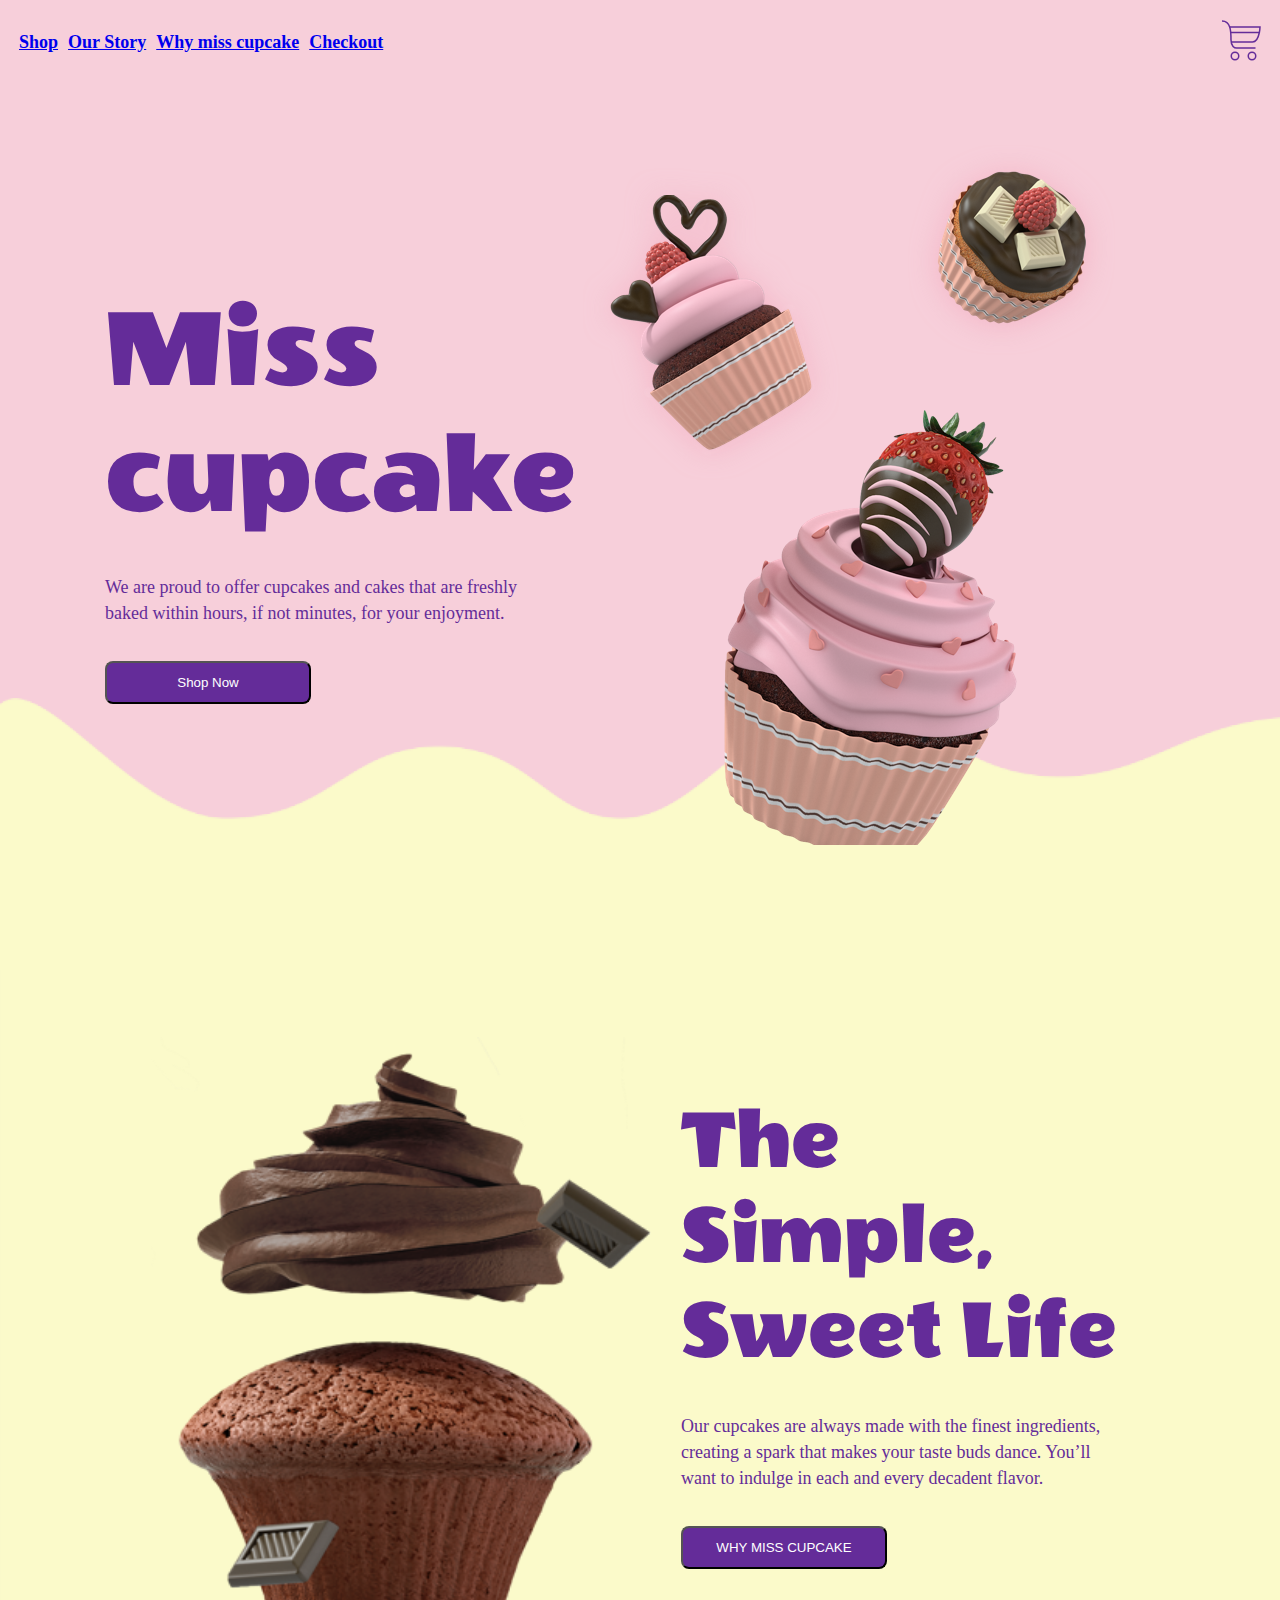
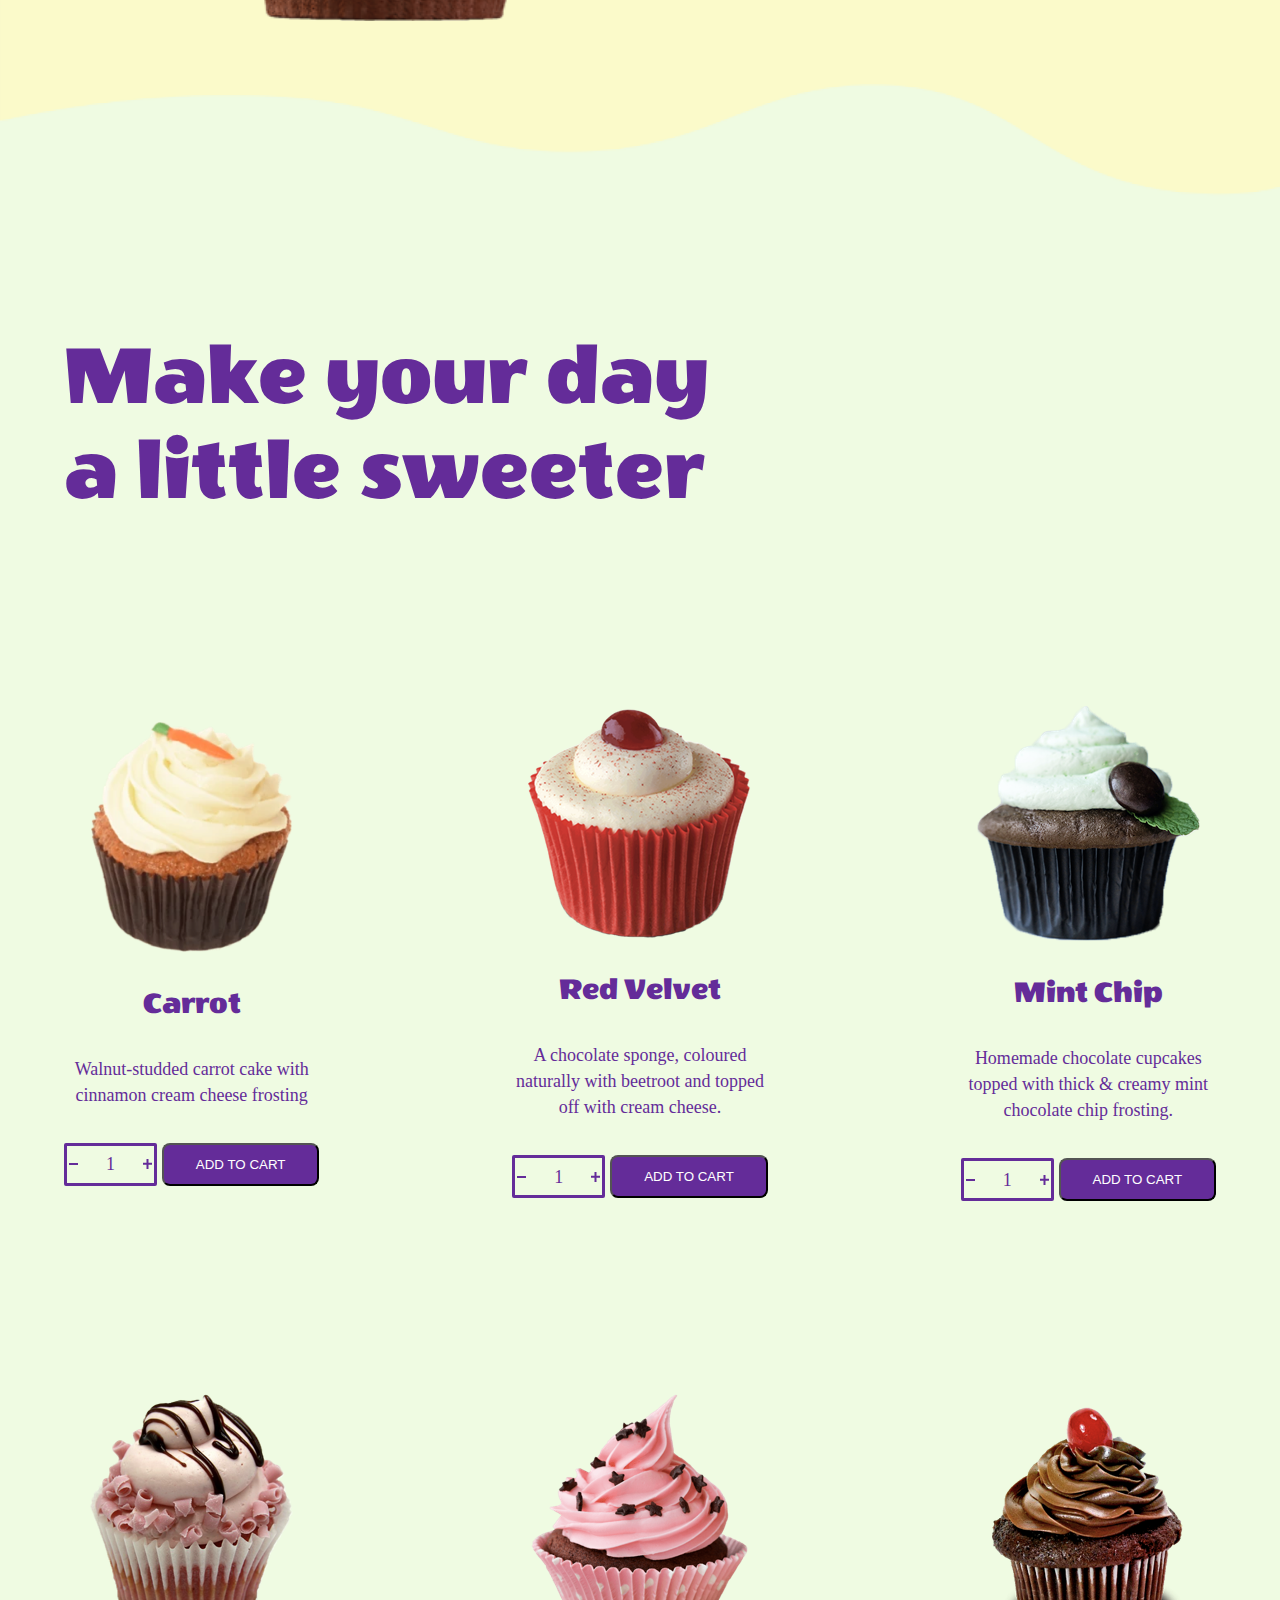
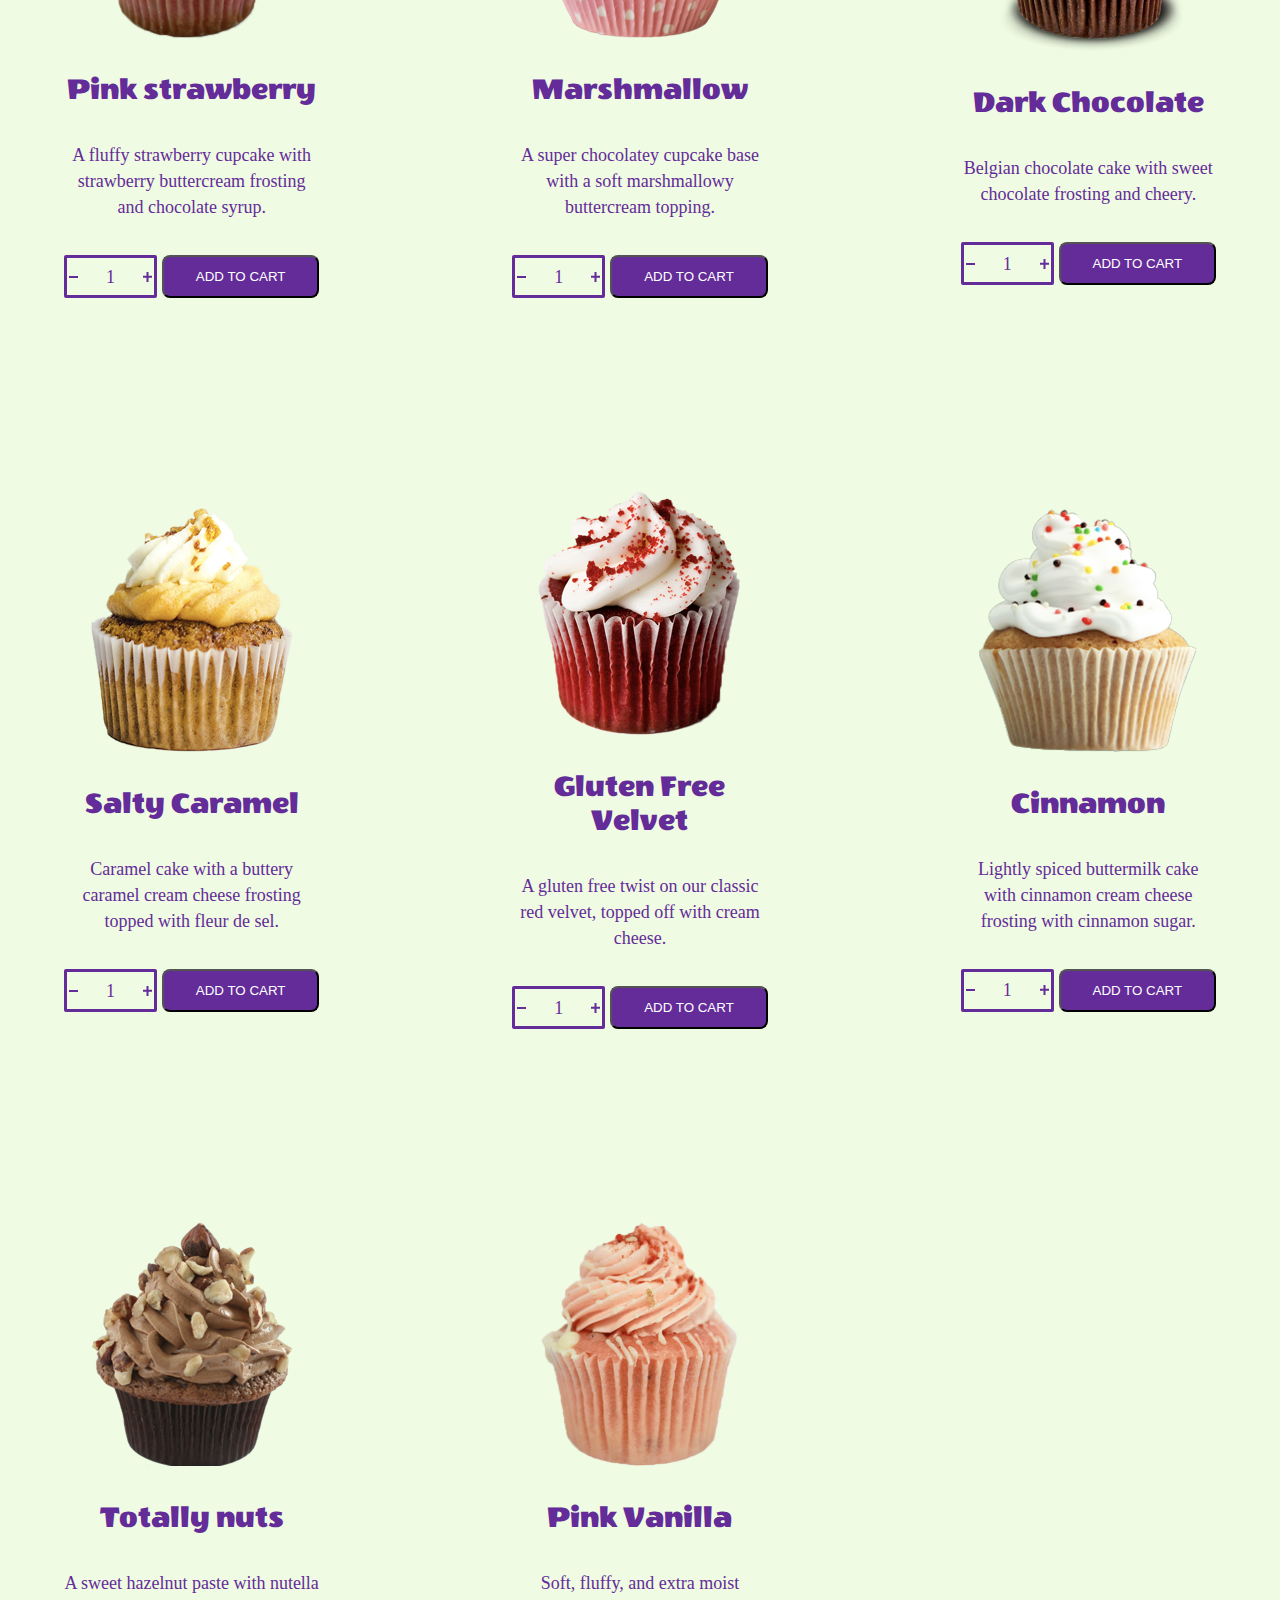
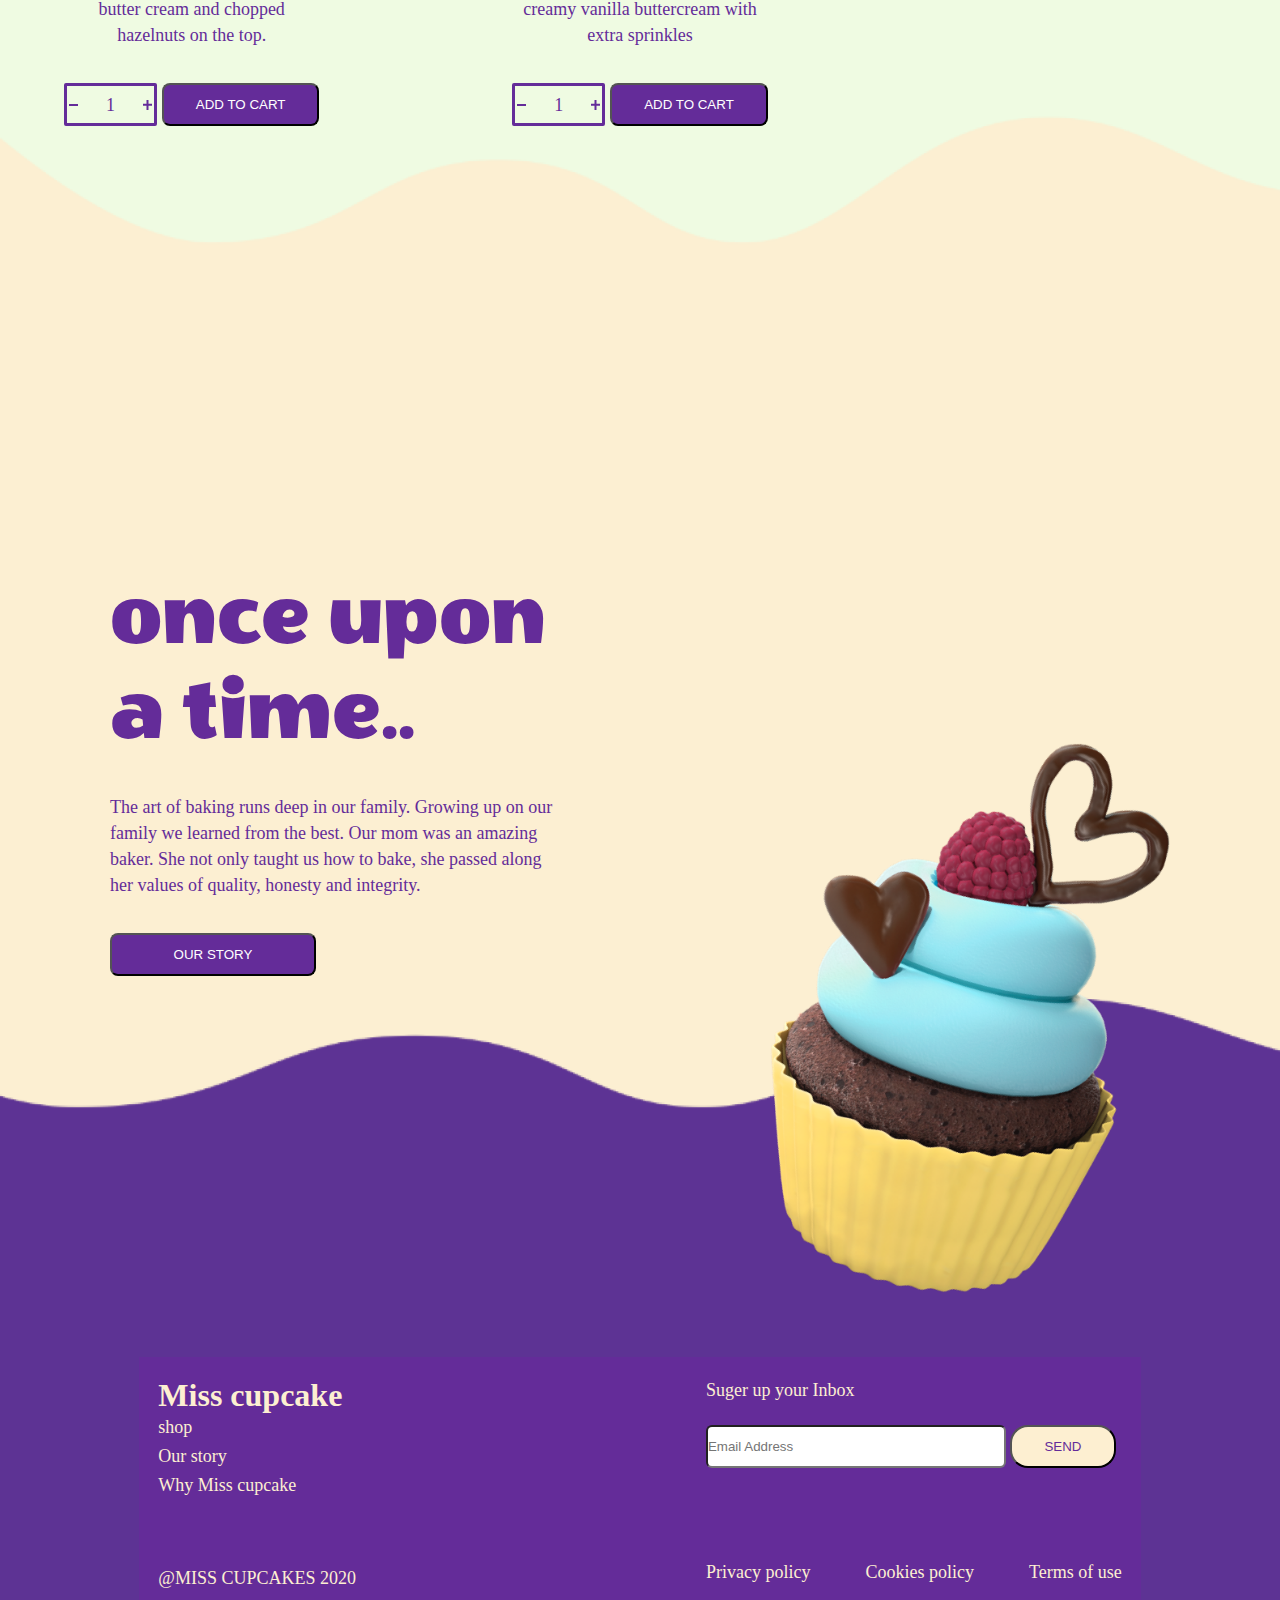
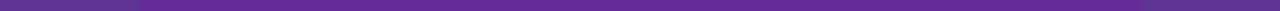
<file: index.html>
<!DOCTYPE html>
<html lang="en">

<head>
    <meta charset="UTF-8">
    <meta name="viewport" content="width=device-width, initial-scale=1.0">
    <title>figma4</title>
    <link rel="stylesheet" href="index.css" />
    <link rel="preconnect" href="https://fonts.googleapis.com">
    <link rel="preconnect" href="https://fonts.gstatic.com" crossorigin>
    <link href="https://fonts.googleapis.com/css2?family=Wendy+One&display=swap" rel="stylesheet">
</head>

<body>
    <div class="wholePage">
        <div class="navbar padding">
            <div class="navLeft">
                <li class="navHeading"><a href="/index.html">Shop</a></li>
                <li class="navHeading"><a href="/story.html">Our Story</a></li>
                <li class="navHeading"><a href="/misscupcake.html">Why miss cupcake</a></li>
                <li class="navHeading"><a href="/checkout.html">Checkout</a></li>

            </div>
            <div class="collapse-navbar">
                <svg xmlns="http://www.w3.org/2000/svg" width="30" height="18" viewBox="0 0 30 18" fill="none">
                    <rect width="30" height="4" rx="2" fill="#642C99"/>
                    <rect y="7" width="23" height="4" rx="2" fill="#642C99"/>
                    <rect y="14" width="15" height="4" rx="2" fill="#642C99"/>
                  </svg>
            </div>
            <div class="navright">
                <svg xmlns="http://www.w3.org/2000/svg" width="39" height="41" viewBox="0 0 39 41" fill="none">
                    <path
                        d="M7.5 7H38C37.9495 8.51378 37.7555 10.4859 37.354 12.5M9 22C13.8333 22 24.9 22 30.5 22C34.4046 22 36.4294 17.1385 37.354 12.5M37.354 12.5H9"
                        stroke="#642C99" stroke-width="1.5" />
                    <path d="M33.5 28H14.5C12.6667 28 9 26.4 9 20C9 12 9 1 0 1" stroke="#642C99" stroke-width="1.5" />
                    <circle cx="13" cy="36" r="3.75" stroke="#642C99" stroke-width="1.5" />
                    <circle cx="30" cy="36" r="3.75" stroke="#642C99" stroke-width="1.5" />
                </svg>
            </div>
        </div>

        <section class="padding">

            <div class="container2">
                <div class="leftContent">
                    <h1 class="font">Miss cupcake</h1>
                    <p>We are proud to offer cupcakes and cakes that are freshly baked within hours, if not minutes, for
                        your enjoyment.</p>
                    <button class="largebtn">Shop Now</button>
                </div>
                <div class="pic"></div>
            </div>

        </section>
        <section class="largemargin">

            <div class="container2 reverse">
                <div class="chocolate">
                    <img src="images/lar.png" />
                </div>
                <div class="leftContent">
                    <h2 class="font">The Simple, Sweet Life</h2>
                    <p>Our cupcakes are always made with the finest ingredients, creating a spark that makes your taste
                        buds dance. You’ll want to indulge in each and every decadent flavor.</p>
                    <button class="largebtn">WHY MISS CUPCAKE</button>
                </div>
            </div>


        </section>
        <section class="largemargin alignContent">
            <h2 class="font headerSection ">Make your day a little sweeter</h2>
            <div class="cards">
                <card class="card">
                    <img src="images/mini_party_catering_carrot_cupcake_large 2.png" />
                    <h3 class="font">Carrot</h3>
                    <p>Walnut-studded carrot cake with cinnamon cream cheese frosting</p>
                    <div class="buttons">
                        <div class="box">
                            <svg xmlns="http://www.w3.org/2000/svg" width="9" height="2" viewBox="0 0 9 2" fill="none">
                                <path d="M9 1H0" stroke="#642C99" stroke-width="2" />
                            </svg>
                            <p>1</p>
                            <svg xmlns="http://www.w3.org/2000/svg" width="9" height="10" viewBox="0 0 9 10"
                                fill="none">
                                <path d="M0 4.73684H9M4.5 0V10" stroke="#642C99" stroke-width="2" />
                            </svg>
                        </div>
                        <button class="largebtn">ADD TO CART</button>
                    </div>
                </card>
                <card class="card">
                    <img src="images/image 97.png" />
                    <h3 class="font">Red Velvet</h3>
                    <p>A chocolate sponge, coloured naturally with beetroot and topped off with cream cheese.</p>
                    <div class="buttons">
                        <div class="box">
                            <svg xmlns="http://www.w3.org/2000/svg" width="9" height="2" viewBox="0 0 9 2" fill="none">
                                <path d="M9 1H0" stroke="#642C99" stroke-width="2" />
                            </svg>
                            <p>1</p>
                            <svg xmlns="http://www.w3.org/2000/svg" width="9" height="10" viewBox="0 0 9 10"
                                fill="none">
                                <path d="M0 4.73684H9M4.5 0V10" stroke="#642C99" stroke-width="2" />
                            </svg>
                        </div>
                        <button class="largebtn">ADD TO CART</button>
                    </div>
                </card>
                <card class="card">
                    <img src="images/cupcake 3.png" />
                    <h3 class="font">Mint Chip</h3>
                    <p>Homemade chocolate cupcakes topped with thick & creamy mint chocolate chip frosting.</p>
                    <div class="buttons">
                        <div class="box">
                            <svg xmlns="http://www.w3.org/2000/svg" width="9" height="2" viewBox="0 0 9 2" fill="none">
                                <path d="M9 1H0" stroke="#642C99" stroke-width="2" />
                            </svg>
                            <p>1</p>
                            <svg xmlns="http://www.w3.org/2000/svg" width="9" height="10" viewBox="0 0 9 10"
                                fill="none">
                                <path d="M0 4.73684H9M4.5 0V10" stroke="#642C99" stroke-width="2" />
                            </svg>
                        </div>
                        <button class="largebtn">ADD TO CART</button>
                    </div>
                </card>
            <!-- </div>
            <div class="cards"> -->
                <card class="card">
                    <img src="images/image 3.png" />
                    <h3 class="font">Pink strawberry</h3>
                    <p>A fluffy strawberry cupcake with strawberry buttercream frosting and chocolate syrup. </p>
                    <div class="buttons">
                        <div class="box">
                            <svg xmlns="http://www.w3.org/2000/svg" width="9" height="2" viewBox="0 0 9 2" fill="none">
                                <path d="M9 1H0" stroke="#642C99" stroke-width="2" />
                            </svg>
                            <p>1</p>
                            <svg xmlns="http://www.w3.org/2000/svg" width="9" height="10" viewBox="0 0 9 10"
                                fill="none">
                                <path d="M0 4.73684H9M4.5 0V10" stroke="#642C99" stroke-width="2" />
                            </svg>
                        </div>
                        <button class="largebtn">ADD TO CART</button>
                    </div>
                </card>
                <card class="card">
                    <img src="images/image 4.png" />
                    <h3 class="font">Marshmallow</h3>
                    <p>A super chocolatey cupcake base with a soft marshmallowy buttercream topping.</p>
                    <div class="buttons">
                        <div class="box">
                            <svg xmlns="http://www.w3.org/2000/svg" width="9" height="2" viewBox="0 0 9 2" fill="none">
                                <path d="M9 1H0" stroke="#642C99" stroke-width="2" />
                            </svg>
                            <p>1</p>
                            <svg xmlns="http://www.w3.org/2000/svg" width="9" height="10" viewBox="0 0 9 10"
                                fill="none">
                                <path d="M0 4.73684H9M4.5 0V10" stroke="#642C99" stroke-width="2" />
                            </svg>
                        </div>
                        <button class="largebtn">ADD TO CART</button>
                    </div>
                </card>
                <card class="card">
                    <img src="images/image 5.png" />
                    <h3 class="font">Dark Chocolate</h3>
                    <p>Belgian chocolate cake with sweet chocolate frosting and cheery. </p>
                    <div class="buttons">
                        <div class="box">
                            <svg xmlns="http://www.w3.org/2000/svg" width="9" height="2" viewBox="0 0 9 2" fill="none">
                                <path d="M9 1H0" stroke="#642C99" stroke-width="2" />
                            </svg>
                            <p>1</p>
                            <svg xmlns="http://www.w3.org/2000/svg" width="9" height="10" viewBox="0 0 9 10"
                                fill="none">
                                <path d="M0 4.73684H9M4.5 0V10" stroke="#642C99" stroke-width="2" />
                            </svg>
                        </div>
                        <button class="largebtn">ADD TO CART</button>
                    </div>
                </card>
            <!-- </div>
            <div class="cards"> -->
                <card class="card">
                    <img src="images/image 6.png" />
                    <h3 class="font">Salty Caramel</h3>
                    <p>Caramel cake with a buttery caramel cream cheese frosting topped with fleur de sel.</p>
                    <div class="buttons">
                        <div class="box">
                            <svg xmlns="http://www.w3.org/2000/svg" width="9" height="2" viewBox="0 0 9 2" fill="none">
                                <path d="M9 1H0" stroke="#642C99" stroke-width="2" />
                            </svg>
                            <p>1</p>
                            <svg xmlns="http://www.w3.org/2000/svg" width="9" height="10" viewBox="0 0 9 10"
                                fill="none">
                                <path d="M0 4.73684H9M4.5 0V10" stroke="#642C99" stroke-width="2" />
                            </svg>
                        </div>
                        <button class="largebtn">ADD TO CART</button>
                    </div>
                </card>
                <card class="card">
                    <img src="images/image 7.png" />
                    <h3 class="font">Gluten Free Velvet</h3>
                    <p>A gluten free twist on our classic red velvet, topped off with cream cheese.</p>
                    <div class="buttons">
                        <div class="box">
                            <svg xmlns="http://www.w3.org/2000/svg" width="9" height="2" viewBox="0 0 9 2" fill="none">
                                <path d="M9 1H0" stroke="#642C99" stroke-width="2" />
                            </svg>
                            <p>1</p>
                            <svg xmlns="http://www.w3.org/2000/svg" width="9" height="10" viewBox="0 0 9 10"
                                fill="none">
                                <path d="M0 4.73684H9M4.5 0V10" stroke="#642C99" stroke-width="2" />
                            </svg>
                        </div>
                        <button class="largebtn">ADD TO CART</button>
                    </div>
                </card>
                <card class="card">
                    <img src="images/image 8.png" />
                    <h3 class="font">Cinnamon</h3>
                    <p>Lightly spiced buttermilk cake with cinnamon cream cheese frosting with cinnamon sugar.</p>
                    <div class="buttons">
                        <div class="box">
                            <svg xmlns="http://www.w3.org/2000/svg" width="9" height="2" viewBox="0 0 9 2" fill="none">
                                <path d="M9 1H0" stroke="#642C99" stroke-width="2" />
                            </svg>
                            <p>1</p>
                            <svg xmlns="http://www.w3.org/2000/svg" width="9" height="10" viewBox="0 0 9 10"
                                fill="none">
                                <path d="M0 4.73684H9M4.5 0V10" stroke="#642C99" stroke-width="2" />
                            </svg>
                        </div>
                        <button class="largebtn">ADD TO CART</button>
                    </div>
                </card>
            <!-- </div>
            <div class="cards"> -->
                <card class="card">
                    <img src="images/image 9.png" />
                    <h3 class="font">Totally nuts</h3>
                    <p>A sweet hazelnut paste with nutella butter cream and chopped hazelnuts on the top. </p>
                    <div class="buttons">
                        <div class="box">
                            <svg xmlns="http://www.w3.org/2000/svg" width="9" height="2" viewBox="0 0 9 2" fill="none">
                                <path d="M9 1H0" stroke="#642C99" stroke-width="2" />
                            </svg>
                            <p>1</p>
                            <svg xmlns="http://www.w3.org/2000/svg" width="9" height="10" viewBox="0 0 9 10"
                                fill="none">
                                <path d="M0 4.73684H9M4.5 0V10" stroke="#642C99" stroke-width="2" />
                            </svg>
                        </div>
                        <button class="largebtn">ADD TO CART</button>
                    </div>
                </card>
                <card class="card">
                    <img src="images/image 10.png" />
                    <h3 class="font">Pink Vanilla</h3>
                    <p>Soft, fluffy, and extra moist creamy vanilla buttercream with extra sprinkles </p>
                    <div class="buttons">
                        <div class="box">
                            <svg xmlns="http://www.w3.org/2000/svg" width="9" height="2" viewBox="0 0 9 2" fill="none">
                                <path d="M9 1H0" stroke="#642C99" stroke-width="2" />
                            </svg>
                            <p>1</p>
                            <svg xmlns="http://www.w3.org/2000/svg" width="9" height="10" viewBox="0 0 9 10"
                                fill="none">
                                <path d="M0 4.73684H9M4.5 0V10" stroke="#642C99" stroke-width="2" />
                            </svg>
                        </div>
                        <button class="largebtn">ADD TO CART</button>
                    </div>
                </card>
            </div>
        </section>
        <section class="padding">
                <div class="container3">
                <div class="leftContent1">
                    <h2 class="font">once upon a time..</h2>
                    <p>The art of baking runs deep in our family. Growing up on our family we learned from the best. Our mom was an amazing baker. She not only taught us how to bake, she passed along her values of quality, honesty and integrity.</p>
                    <button class="largebtn">OUR STORY</button>
                </div>
                <div class="sec4img">
                    <img src="images/image 11.png"/>
                </div>
            </div>
            </section>
        <section class="padding alignitems bgcolor">
                <div class="leftBox">
                    <h3 style="color:#FDEFD1;">Miss cupcake</h3>
                    <div class="ref">
                    <div class="reference">
                        <p>shop</p>
                        <p>Our story</p>
                        <p>Why Miss cupcake</p>
                    </div>
                   <p>@MISS CUPCAKES 2020</p>
                </div>
            </div>
                <div class="rightBox">
                    <div class="firstpart">
                        <p>Suger up your Inbox</p>
                        <div class="email">
                            <input class="input" placeholder="Email Address"/>
                            <button class="btn">SEND</button>
                        </div>
                    </div>
                    <div class="secondpart">
                        <p>Privacy policy</p>
                        <p>Cookies policy</p>
                        <p>Terms of use</p>
                    </div>
                </div>
            </section> 
    </div>
</body>

</html>
</file>
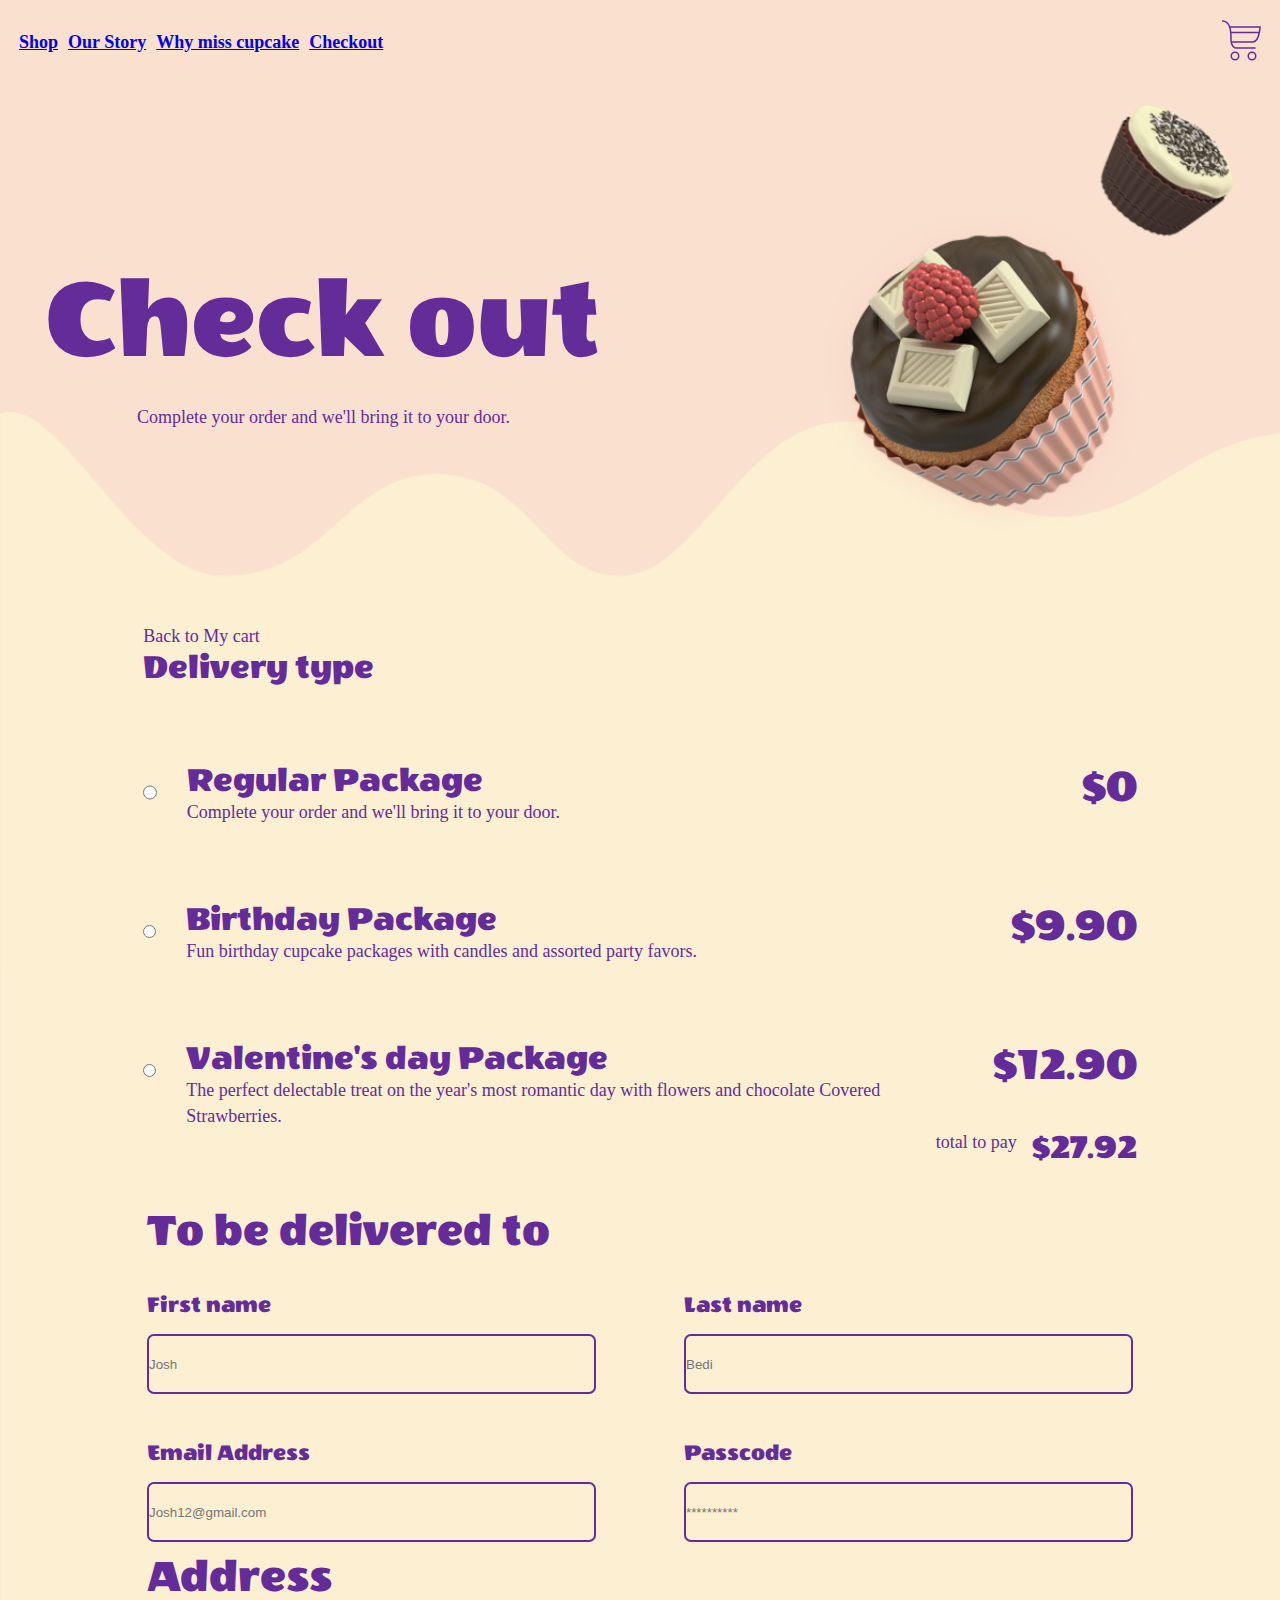
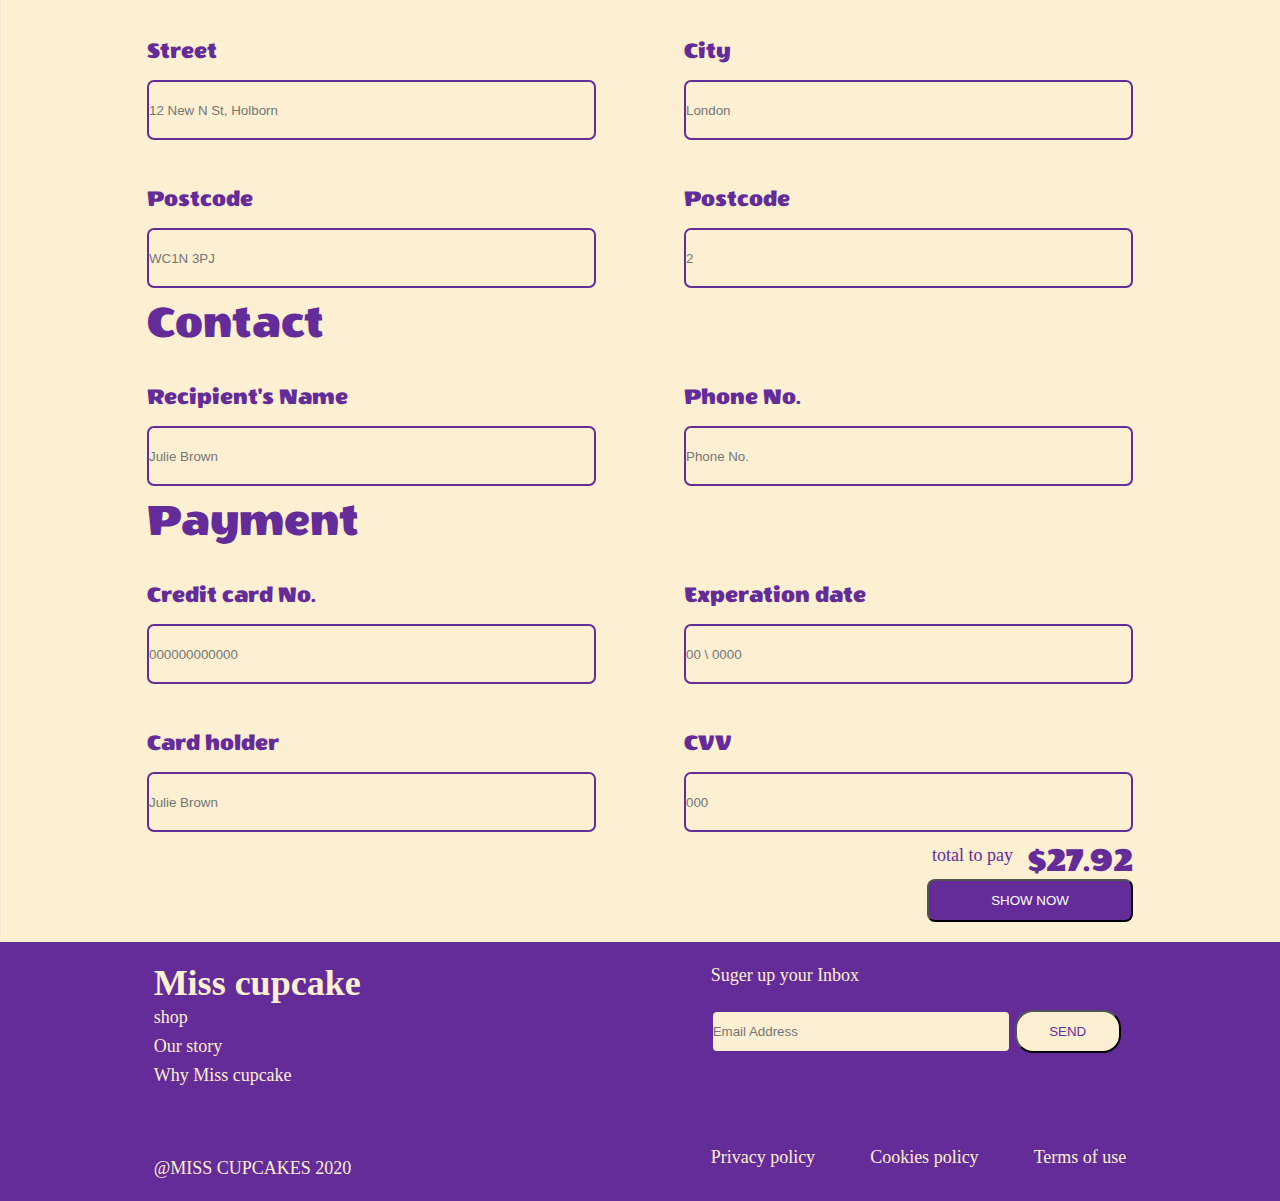
<file: checkout.html>
<!DOCTYPE html>
<html lang="en">
<head>
    <meta charset="UTF-8">
    <meta name="viewport" content="width=device-width, initial-scale=1.0">
    <title>Document</title>
    <link rel="stylesheet" href="checkout.css" />
    <link rel="preconnect" href="https://fonts.googleapis.com">
<link rel="preconnect" href="https://fonts.gstatic.com" crossorigin>
<link href="https://fonts.googleapis.com/css2?family=Wendy+One&display=swap" rel="stylesheet">

</head>
<body>
    <div class="wholepage">
        <section class="page">
            <div class="navbar padding">
                <div class="navLeft">
                    <li class="navHeading"><a href="/index.html">Shop</a></li>
                    <li class="navHeading"><a href="/story.html">Our Story</a></li>
                    <li class="navHeading"><a href="/misscupcake.html">Why miss cupcake</a></li>
                    <li class="navHeading"><a href="/checkout.html">Checkout</a></li>

                </div>
                <div class="collapse-navbar">
                    <svg xmlns="http://www.w3.org/2000/svg" width="30" height="18" viewBox="0 0 30 18" fill="none">
                        <rect width="30" height="4" rx="2" fill="#642C99"/>
                        <rect y="7" width="23" height="4" rx="2" fill="#642C99"/>
                        <rect y="14" width="15" height="4" rx="2" fill="#642C99"/>
                      </svg>
                </div>
                <div class="navright">
                    <svg xmlns="http://www.w3.org/2000/svg" width="39" height="41" viewBox="0 0 39 41" fill="none">
                        <path d="M7.5 7H38C37.9495 8.51378 37.7555 10.4859 37.354 12.5M9 22C13.8333 22 24.9 22 30.5 22C34.4046 22 36.4294 17.1385 37.354 12.5M37.354 12.5H9" stroke="#642C99" stroke-width="1.5"/>
                        <path d="M33.5 28H14.5C12.6667 28 9 26.4 9 20C9 12 9 1 0 1" stroke="#642C99" stroke-width="1.5"/>
                        <circle cx="13" cy="36" r="3.75" stroke="#642C99" stroke-width="1.5"/>
                        <circle cx="30" cy="36" r="3.75" stroke="#642C99" stroke-width="1.5"/>
                      </svg>
                </div>
            </div>
        </section>
        <section class="padding">
            <div class="container2">
                <div class="leftContent">
                    <h1 class="font">Check out</h1>
                    <p>Complete your order and we'll bring it to your door.</p>
    
                </div>
                <div class="page2img1">
                    <img src="images/image 74.png"/>
                </div>
            </div>
        </section>
        <section class="padding">
            <div class="part2">
                <p>Back to My cart</p>
                <div class="delivery">
                <h3 class="font">Delivery type</h3>
                <div class="radiobox">
                    <input  class="check" type="radio" name="check1"/>
                    <div class="radiocontent"> 
                    <Label><h3 class="font">Regular Package</h3></Label>
                    <p>Complete your order and we'll bring it to your door.</p>
                    </div>
                    <div class="price">
                        <h2 class="font">$0</h2>
                    </div>
                </div>
                <div class="radiobox">
                    <input class="check" type="radio" name="check1"/>
                    <div class="radiocontent"> 
                    <Label><h3 class="font">Birthday Package</h3></Label>
                    <p>Fun birthday cupcake packages with candles and assorted party favors.</p>
                    </div>
                    <div class="price">
                        <h2 class="font">$9.90</h2>
                    </div>
                </div>
                <div class="radiobox">
                    <input class="check" type="radio" name="check1"/>
                    <div class="radiocontent"> 
                    <Label><h3 class="font">Valentine's day Package</h3></Label>
                    <p>The perfect delectable treat on the year's most romantic day with flowers and chocolate Covered Strawberries.</p>
                    </div>
                    <div class="price">
                        <h2 class="font">$12.90</h2>
                    </div>
                </div>
            </div>
            <div class="line"></div>
            <div class="totalPrice">
                <p class="total">total to pay</p>
                <h3 class=" font rs">$27.92</h3>
            </div>
            </div>
        </section>
        <section class="padding alignc">

            <div class="content1">
                <h2 class="font">To be delivered to</h2>
                <div class="form-row">
                <div class="inputfield">
                    <Label class="font">First name</Label>
                    <input placeholder="Josh" type="text" />
                </div>
                <div class="inputfield">
                    <Label class="font">Last name</Label>
                    <input placeholder="Bedi" type="text" />
                </div>
                </div>
                <div class="form-row">

                <div class="inputfield">
                    <Label class="font">Email Address</Label>
                    <input placeholder="Josh12@gmail.com" type="text" />
                </div>
                <div class="inputfield">
                    <Label class="font">Passcode</Label>
                    <input placeholder="**********" type="password"/>
                </div>
                </div>
            </div>
            <div class="content1">
                <h2 class="font">Address</h2>
                <div class="form-row">
                <div class="inputfield">
                    <Label class="font">Street</Label>
                    <input placeholder="12 New N St, Holborn" type="text" />
                </div>
                <div class="inputfield">
                    <Label class="font">City</Label>
                    <input placeholder="London" type="text" />
                </div>
                </div>
                <div class="form-row">

                <div class="inputfield">
                    <Label class="font">Postcode</Label>
                    <input placeholder="WC1N 3PJ" type="text" />
                </div>
                <div class="inputfield">
                    <Label class="font">Postcode</Label>
                    <input placeholder="2" type="text"/>
                </div>
                </div>
            </div>
            <div class="content1">
                <h2 class="font">Contact</h2>
                <div class="form-row">
                <div class="inputfield">
                    <Label class="font">Recipient's Name</Label>
                    <input placeholder="Julie Brown" type="text" />
                </div>
                <div class="inputfield">
                    <Label class="font">Phone No.</Label>
                    <input placeholder="Phone No." type="text" />
                </div>
                </div>
            </div>
            <div class="content1">
                <h2 class="font">Payment</h2>
                <div class="form-row">
                <div class="inputfield">
                    <Label class="font">Credit card No.</Label>
                    <input placeholder="000000000000" type="text" />
                </div>
                <div class="inputfield">
                    <Label class="font">Experation date</Label>
                    <input placeholder="00 \ 0000" type="text" />
                </div>
                </div>
                <div class="form-row">

                <div class="inputfield">
                    <Label class="font">Card holder</Label>
                    <input placeholder="Julie Brown" type="text" />
                </div>
                <div class="inputfield">
                    <Label class="font">CVV</Label>
                    <input placeholder="000" type="password"/>
                </div>
                </div>
            </div>
            <div class="line"></div>
            <div class="totalPrice">
                <p class="total">total to pay</p>
                <h3 class=" font rs">$27.92</h3>
            </div>
            <div class="totalPrice">
                <button class="largebtn">SHOW NOW</button>
            </div>
          
        </section>
        <section class="padding alignitems bgcolor">
            <div class="leftBox">
                <h3 style="color:#FDEFD1;">Miss cupcake</h3>
                <div class="ref">
                <div class="reference">
                    <p>shop</p>
                    <p>Our story</p>
                    <p>Why Miss cupcake</p>
                </div>
               <p>@MISS CUPCAKES 2020</p>
            </div>
        </div>
            <div class="rightBox">
                <div class="firstpart">
                    <p>Suger up your Inbox</p>
                    <div class="email">
                        <input class="input" placeholder="Email Address"/>
                        <button class="btn">SEND</button>
                    </div>
                </div>
                <div class="secondpart">
                    <p>Privacy policy</p>
                    <p>Cookies policy</p>
                    <p>Terms of use</p>
                </div>
            </div>
        </section> 
    </div>
</body>
</html>
</file>
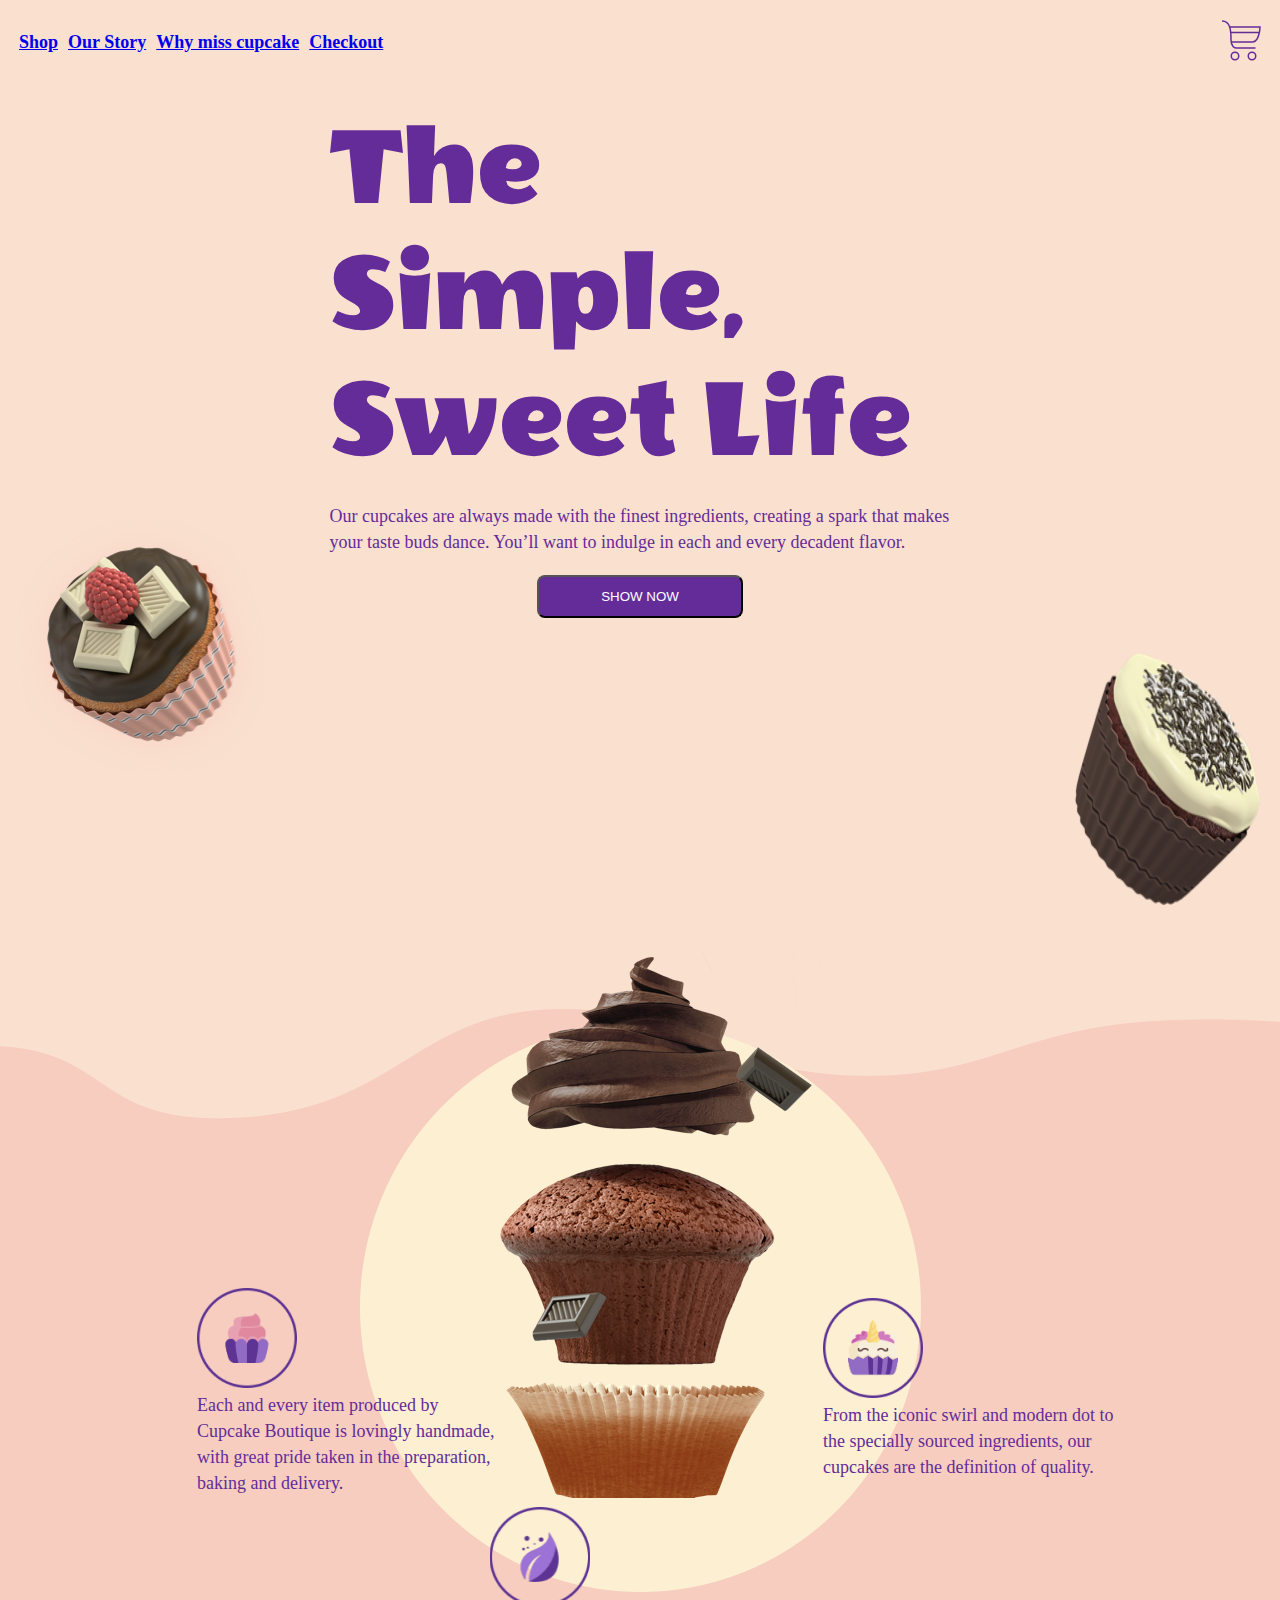
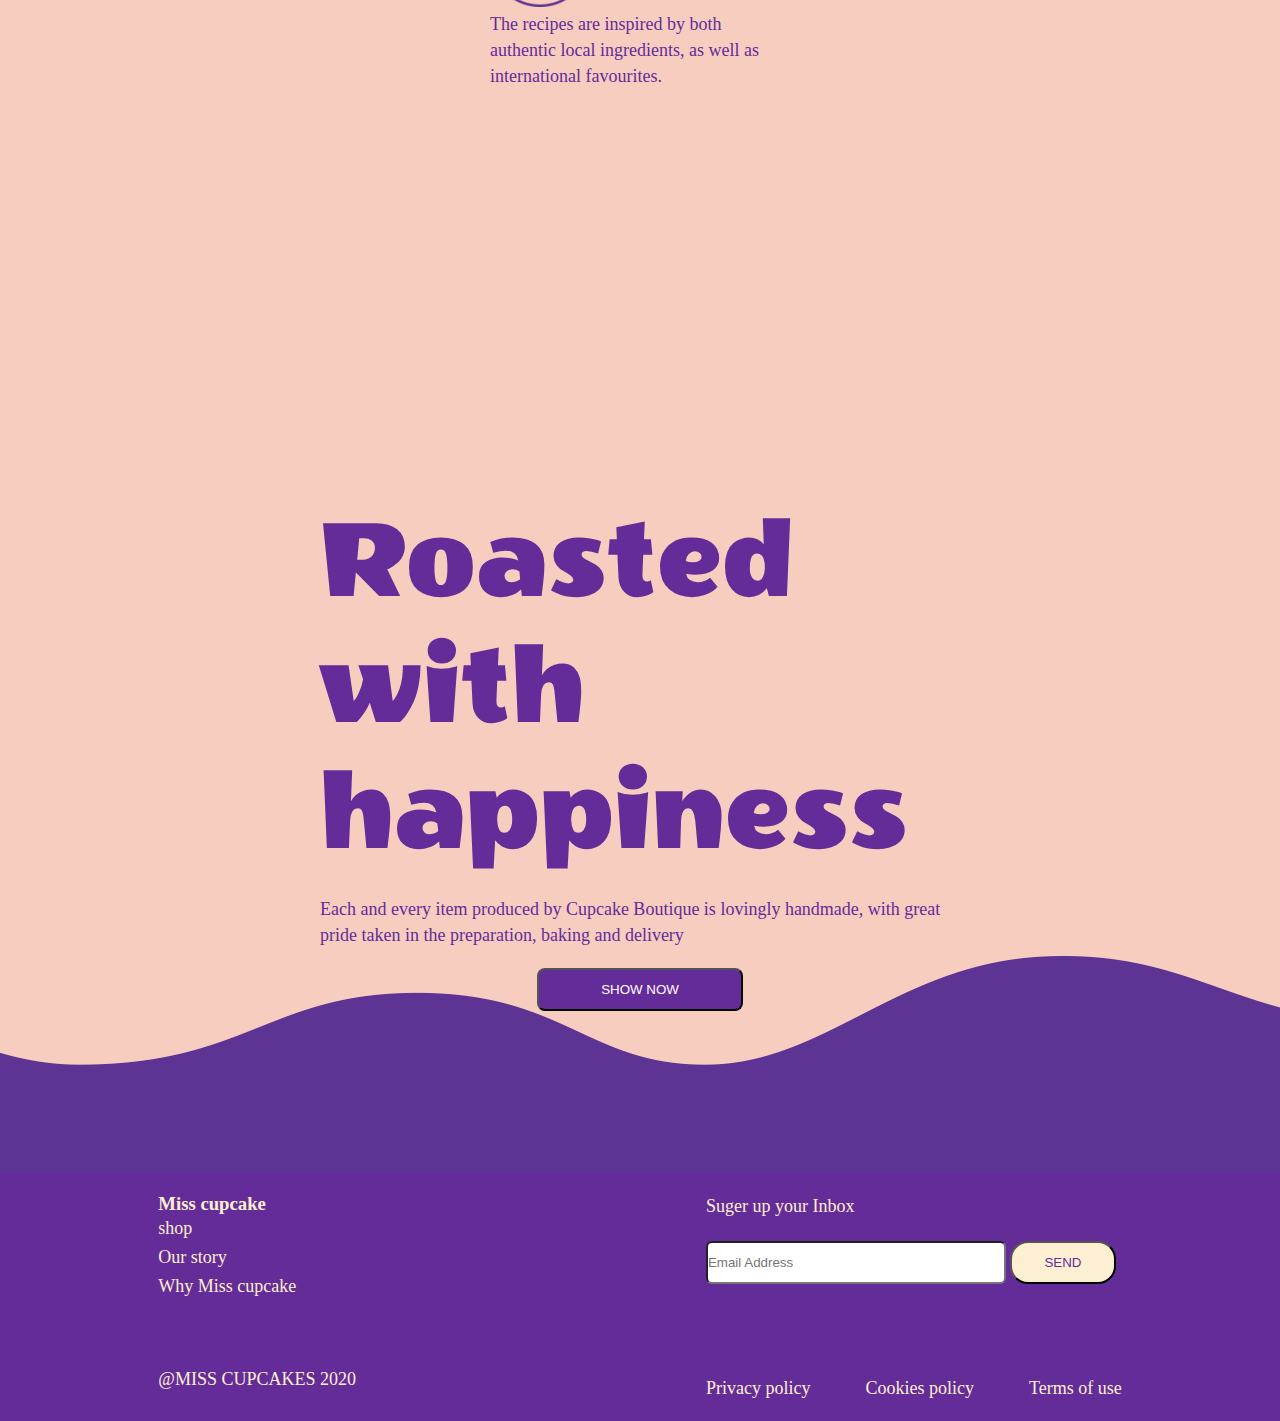
<file: misscupcake.html>
<!DOCTYPE html>
<html lang="en">
<head>
    <meta charset="UTF-8">
    <meta name="viewport" content="width=device-width, initial-scale=1.0">
    <title>Document</title>
    <link rel="stylesheet" href="misscupcake.css" />
    <link rel="preconnect" href="https://fonts.googleapis.com">
<link rel="preconnect" href="https://fonts.gstatic.com" crossorigin>
<link href="https://fonts.googleapis.com/css2?family=Wendy+One&display=swap" rel="stylesheet">
</head>
<body>
    <div class="wholepage">
        <section class="page">
            <div class="navbar padding">
                <div class="navLeft">
                    <li class="navHeading"><a href="/index.html">Shop</a></li>
                    <li class="navHeading"><a href="/story.html">Our Story</a></li>
                    <li class="navHeading"><a href="/misscupcake.html">Why miss cupcake</a></li>
                    <li class="navHeading"><a href="/checkout.html">Checkout</a></li>

                </div>
                <div class="collapse-navbar">
                    <svg xmlns="http://www.w3.org/2000/svg" width="30" height="18" viewBox="0 0 30 18" fill="none">
                        <rect width="30" height="4" rx="2" fill="#642C99"/>
                        <rect y="7" width="23" height="4" rx="2" fill="#642C99"/>
                        <rect y="14" width="15" height="4" rx="2" fill="#642C99"/>
                      </svg>
                </div>
                <div class="navright">
                    <svg xmlns="http://www.w3.org/2000/svg" width="39" height="41" viewBox="0 0 39 41" fill="none">
                        <path d="M7.5 7H38C37.9495 8.51378 37.7555 10.4859 37.354 12.5M9 22C13.8333 22 24.9 22 30.5 22C34.4046 22 36.4294 17.1385 37.354 12.5M37.354 12.5H9" stroke="#642C99" stroke-width="1.5"/>
                        <path d="M33.5 28H14.5C12.6667 28 9 26.4 9 20C9 12 9 1 0 1" stroke="#642C99" stroke-width="1.5"/>
                        <circle cx="13" cy="36" r="3.75" stroke="#642C99" stroke-width="1.5"/>
                        <circle cx="30" cy="36" r="3.75" stroke="#642C99" stroke-width="1.5"/>
                      </svg>
                </div>
            </div>
        </section>
        <section class="padding">
            <div class="container">
        <div class="leftContent">
            <h1 class="font">The Simple, Sweet Life</h1>
            <p>Our cupcakes are always made with the finest ingredients, creating a spark that makes your taste buds dance. You’ll want to indulge in each and every decadent flavor.</p>
            <button class="largebtn">SHOW NOW</button>
            </div>
        </section>
        <section class="padding">
            <div class="aligncups">
                <img class="img1" src="images/image 18.png"/>
                <img class="img2" src="images/image 19.png"/>
            </div>
        </section>
        <section class="padding">
            <div class="leftContent">
                <div class="imagess">
                <img src="images/image 70.png"/>
            </div>
            <div class="cardarrange">
                <div class="card card1">
                    <img src="images/image 25.png" />
                    <p>Each and every item produced by Cupcake Boutique is lovingly handmade, with great pride taken in the preparation, baking and delivery.</p>
                 </div>
                 <div class="card card2">
                     <img src="images/image 26.png" />
                     <p>The recipes are inspired by both authentic local ingredients, as well as international favourites.</p>
                  </div>
                  <div class="card card3">
                     <img src="images/image 27.png" />
                     <p>From the iconic swirl and modern dot to the specially sourced ingredients, our cupcakes are the definition of quality. </p>
                  </div>
            </div>
            </div>
        </section>
        <section class="extraMargin">
            <div class="container">
        <div class="leftContent">
            <h1 class="font">Roasted with happiness</h1>
            <p>Each and every item produced by Cupcake Boutique is lovingly handmade, with great pride taken in the preparation, baking and delivery</p>
            <button class="largebtn">SHOW NOW</button>
            </div>
        </section>
        <section class="padding alignitems bgcolor">
            <div class="leftBox">
                <h3 style="color:#FDEFD1;">Miss cupcake</h3>
                <div class="ref">
                <div class="reference">
                    <p>shop</p>
                    <p>Our story</p>
                    <p>Why Miss cupcake</p>
                </div>
               <p>@MISS CUPCAKES 2020</p>
            </div>
        </div>
            <div class="rightBox">
                <div class="firstpart">
                    <p>Suger up your Inbox</p>
                    <div class="email">
                        <input class="input" placeholder="Email Address"/>
                        <button class="btn">SEND</button>
                    </div>
                </div>
                <div class="secondpart">
                    <p>Privacy policy</p>
                    <p>Cookies policy</p>
                    <p>Terms of use</p>
                </div>
            </div>
        </section> 
        </div>
    </div>
</body>
</html>
</file>
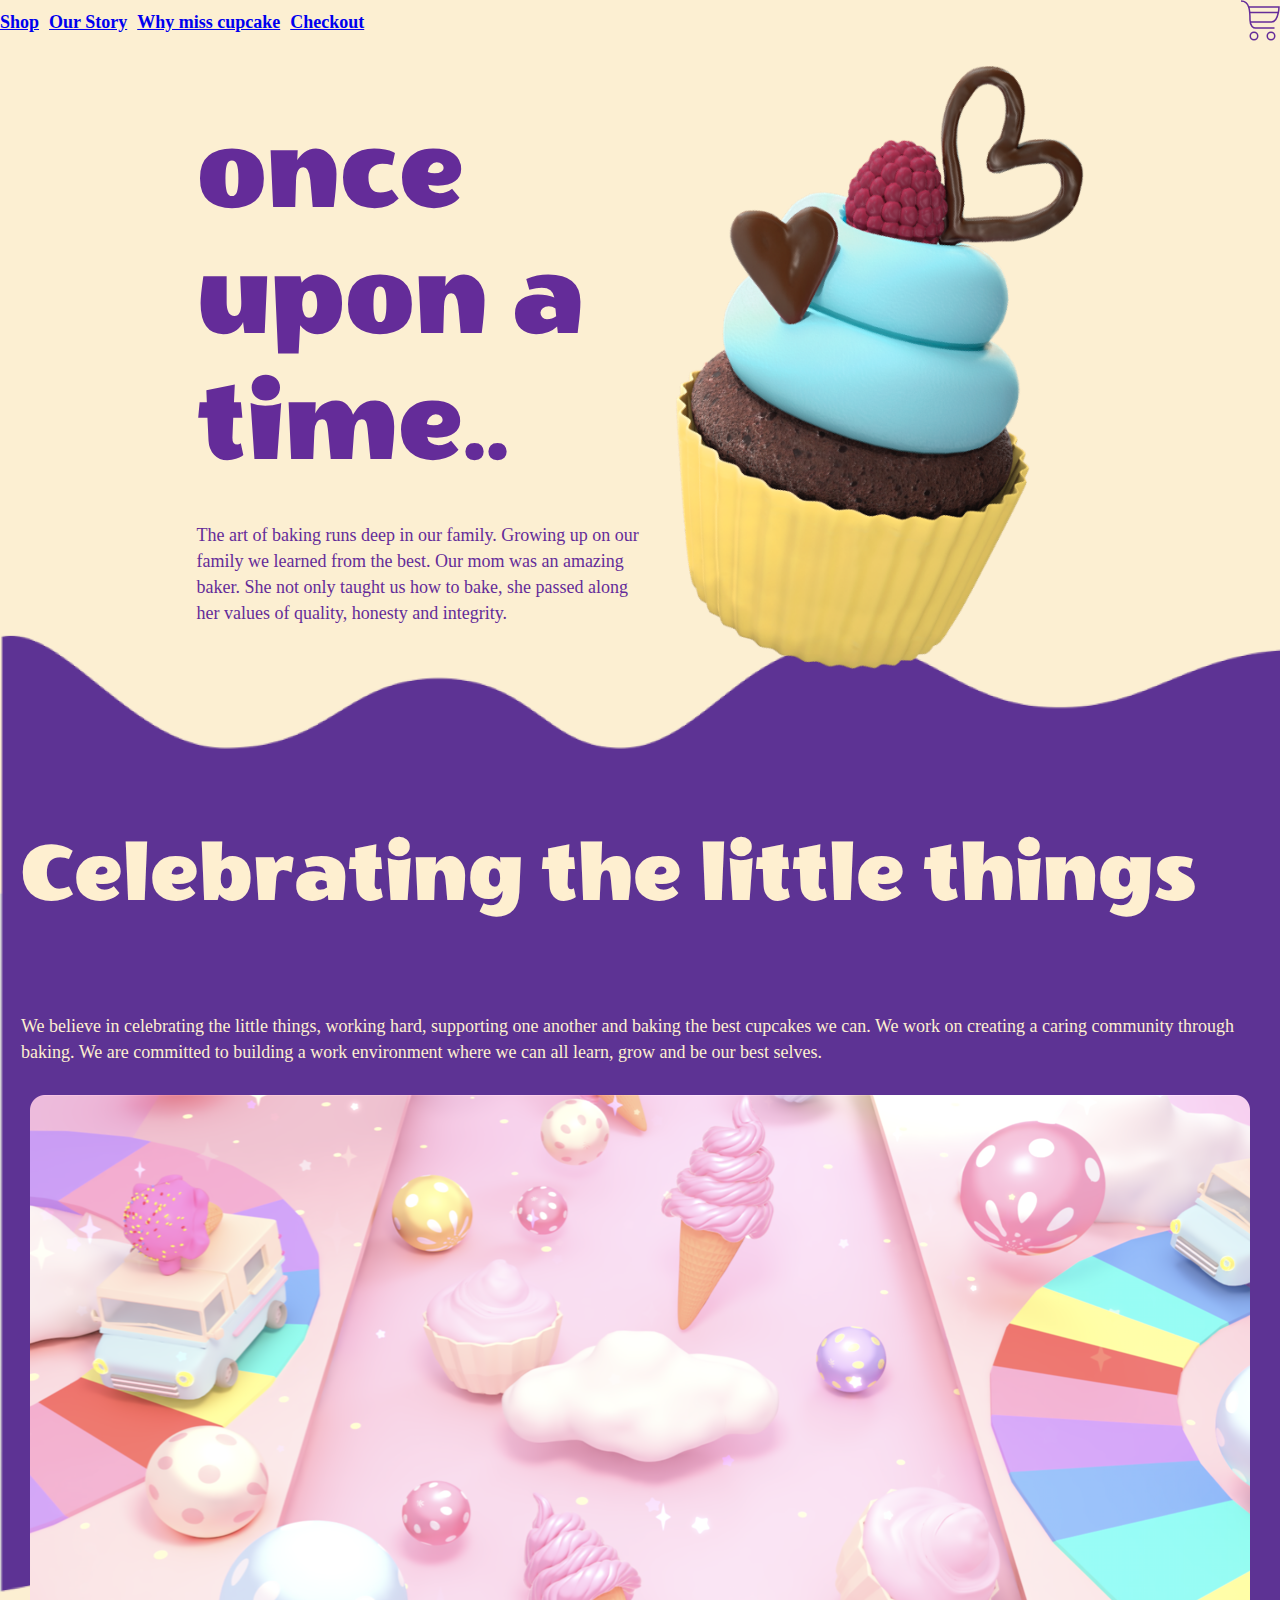
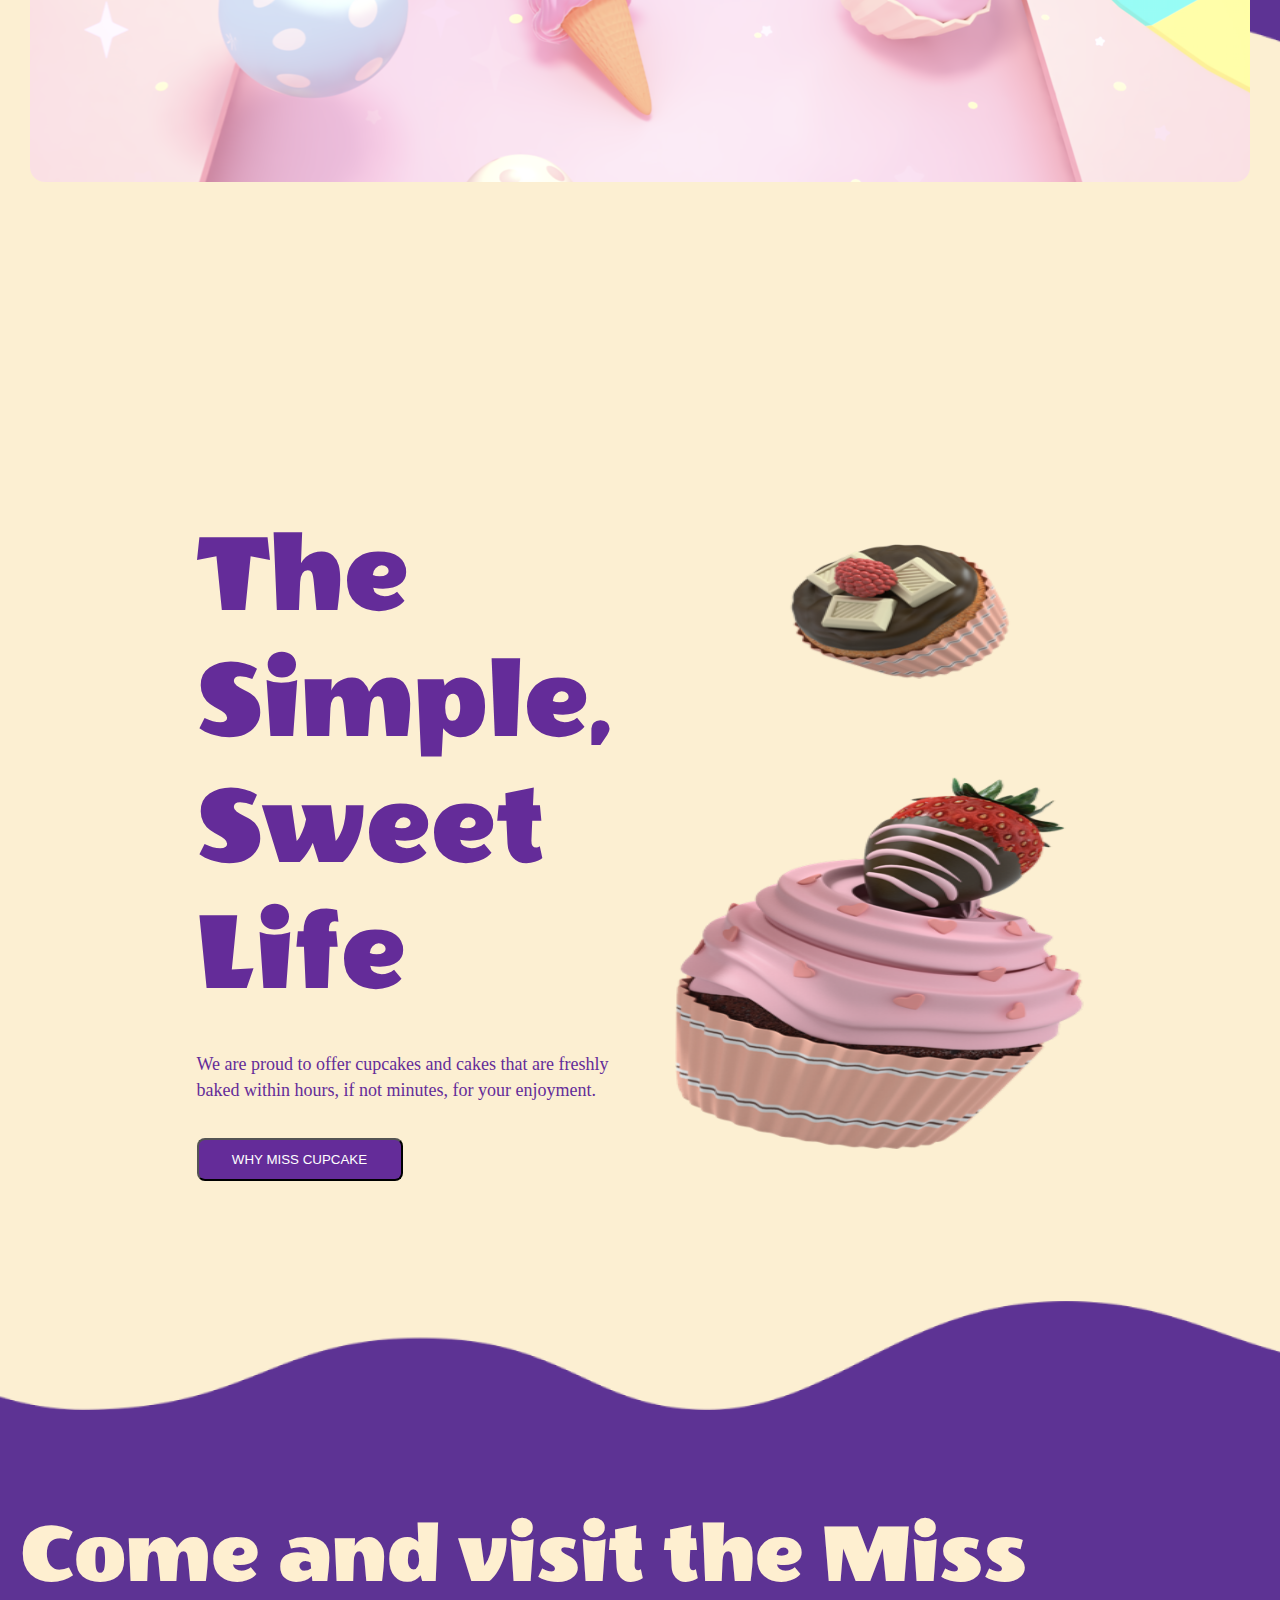
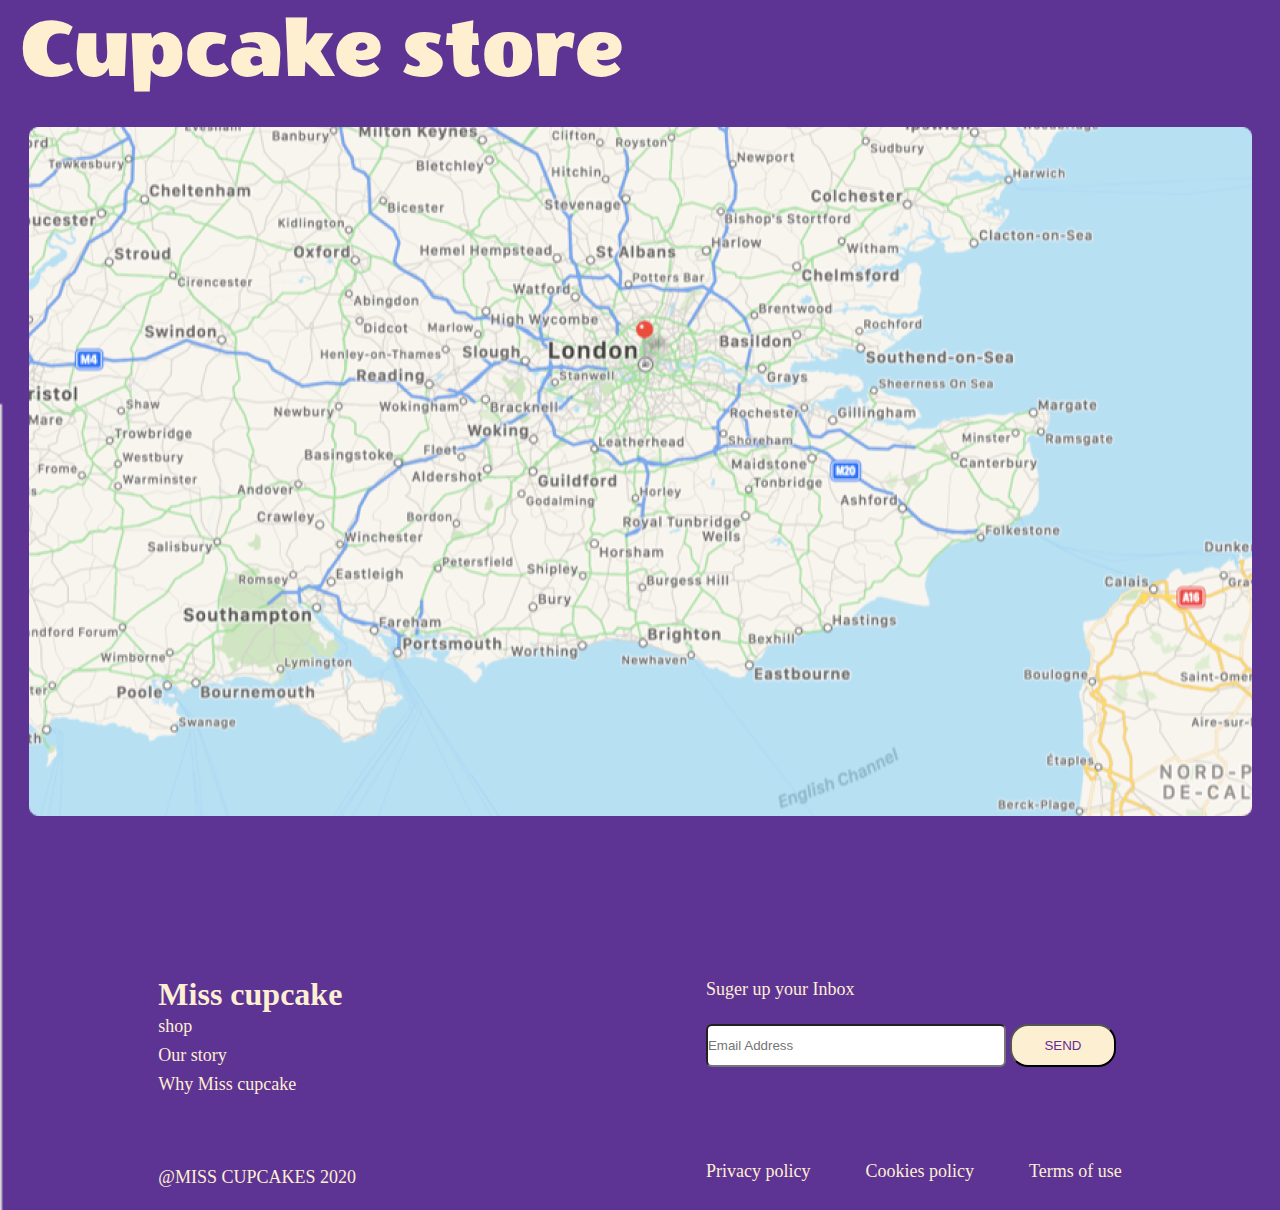
<file: story.html>
<!DOCTYPE html>
<html lang="en">
<head>
    <meta charset="UTF-8">
    <meta name="viewport" content="width=device-width, initial-scale=1.0">
    <title>Document</title>
    <link rel="stylesheet" href="story.css" />
    <link rel="preconnect" href="https://fonts.googleapis.com">
<link rel="preconnect" href="https://fonts.gstatic.com" crossorigin>
<link href="https://fonts.googleapis.com/css2?family=Wendy+One&display=swap" rel="stylesheet">
</head>
<body>
    <div class="wholePage">
    <section class="page">
        <div class="navbar">
            <div class="navLeft">
                <li class="navHeading"><a href="/index.html">Shop</a></li>
                <li class="navHeading"><a href="/story.html">Our Story</a></li>
                <li class="navHeading"><a href="/misscupcake.html">Why miss cupcake</a></li>
                <li class="navHeading"><a href="/checkout.html">Checkout</a></li>

            </div>
            <div class="collapse-navbar">
                <svg xmlns="http://www.w3.org/2000/svg" width="30" height="18" viewBox="0 0 30 18" fill="none">
                    <rect width="30" height="4" rx="2" fill="#642C99"/>
                    <rect y="7" width="23" height="4" rx="2" fill="#642C99"/>
                    <rect y="14" width="15" height="4" rx="2" fill="#642C99"/>
                  </svg>
            </div>
            <div class="navright">
                <svg xmlns="http://www.w3.org/2000/svg" width="39" height="41" viewBox="0 0 39 41" fill="none">
                    <path d="M7.5 7H38C37.9495 8.51378 37.7555 10.4859 37.354 12.5M9 22C13.8333 22 24.9 22 30.5 22C34.4046 22 36.4294 17.1385 37.354 12.5M37.354 12.5H9" stroke="#642C99" stroke-width="1.5"/>
                    <path d="M33.5 28H14.5C12.6667 28 9 26.4 9 20C9 12 9 1 0 1" stroke="#642C99" stroke-width="1.5"/>
                    <circle cx="13" cy="36" r="3.75" stroke="#642C99" stroke-width="1.5"/>
                    <circle cx="30" cy="36" r="3.75" stroke="#642C99" stroke-width="1.5"/>
                  </svg>
            </div>
        </div>
    </section>
    <section class="padding">

        <div class="container2">
            <div class="leftContent">
                <h1 class="font">once upon a time..</h1>
                <p>The art of baking runs deep in our family. Growing up on our family we learned from the best. Our mom was an amazing baker. She not only taught us how to bake, she passed along her values of quality, honesty and integrity.</p>
            </div>
            <div class="page2img1">
                <img src="images/image 15.png"/>
            </div>
        </div>

    </section>
    <section class="padding">

        <div class="container">
            <div class="leftContent1">
                <h2 style="color: #FEEFD0" class="font">Celebrating the little things</h2>
                <p style="color: #FEEFD0">We believe in celebrating the little things, working hard, supporting one another and baking the best cupcakes we can. We work on creating a caring community through baking. 

                    We are committed to building a work environment where we can all learn,
                    grow and be our best selves.</p>
            </div>
            <div class="page2img2">
                <img src="images/video.png"/>
            </div>
        </div>

    </section>
    <section class="largepadding">

        <div class="container2">
            <div class="leftContent">
                <h1 class="font">The Simple, Sweet Life</h1>
                <p>We are proud to offer cupcakes and cakes that are freshly baked within hours, if not minutes, for your enjoyment.</p>
                <button class="largebtn">WHY MISS CUPCAKE</button>

            </div>
            <div class="page2img1">
                <img src="images/image 67.png"/>
            </div>
        </div>

    </section>
    <section class="padding">

        <div class="container">
            <div class="leftContent1">
                <h2 style="color: #FEEFD0" class="font">Come and visit the Miss Cupcake store</h2>
               
            </div>
            <div class="page2img2">
                <img src="images/map.png"/>
            </div>
        </div>

    </section>
    <section class="padding alignitems bgcolor">
        <div class="leftBox">
            <h3 style="color:#FDEFD1;">Miss cupcake</h3>
            <div class="ref">
            <div class="reference">
                <p>shop</p>
                <p>Our story</p>
                <p>Why Miss cupcake</p>
            </div>
           <p>@MISS CUPCAKES 2020</p>
        </div>
    </div>
        <div class="rightBox">
            <div class="firstpart">
                <p>Suger up your Inbox</p>
                <div class="email">
                    <input class="input" placeholder="Email Address"/>
                    <button class="btn">SEND</button>
                </div>
            </div>
            <div class="secondpart">
                <p>Privacy policy</p>
                <p>Cookies policy</p>
                <p>Terms of use</p>
            </div>
        </div>
    </section>
</div>





</body>
</html>
</file>
<file: index.css>
:root {
  --purple:#642C99;
  --white:#FFF;
  --yellow:#FDEFD1;

}
* {
    padding: 0;
    margin: 0;
    box-sizing: border-box;
}
body{

    display: flex;
    flex-direction: column;
    justify-content: center;
    align-items: center;
}
h1{
    font-size:120px;
}
.font{
    color:var(--purple);
    font-family: Wendy One;
font-style: normal;
font-weight: 400;
line-height: normal;
}
p{
color:var(--purple);
font-family: Lato;
font-size: 18px;
font-style: normal;
font-weight: 400;
line-height: 26px;
}
.largebtn{
width: 206px;
height: 43px;
border-radius: 8px;
background:var(--purple);
color:var(--white)
}
.wholePage{
    background: url('images/bg\ 1.png'), lightgray 50% / cover no-repeat;
    width:100%;
    display:flex;
    flex-direction: column;
    gap:40px;
}
.navbar{
    display: flex;
    justify-content: space-between;
    align-items: center;
    width: 100%;
    margin: auto;
}
.navHeading{
color:var(--purple);
font-family: Lato;
font-size: 18px;
font-style: normal;
font-weight: 900;
line-height: normal;
}
.navLeft{
    display: inline-flex;
    justify-content: space-evenly;
    align-items: center;
    list-style: none;
    gap: 10px
}
.navRight{
    display:flex;
    justify-content: flex-end;
}
.padding{
    padding: 20px 19px;
}
.page2{
display: flex;
padding:var(--horizontal-padding);
justify-content: center;
align-items: center;
}
.subclass{
display: flex;
padding: 100px 0px;
flex-direction: column;
align-items: center;
}
h2{
    font-size:90px;
}
.container2{
    display: flex;
    justify-content: center;
    align-items: center;
    gap:30px;
}
.leftContent{
   width:35vw;
    display: flex;
    flex-direction: column;
    align-items: flex-start;
    gap: 35px;
    
}

.pic{
    background-image: url('images/image\ 95.png');
    width:37rem;
    height: 700px;
    background-repeat: no-repeat;
}
.chocolate img{
   height:584px;
   width:500px;
}

.box{
    display:flex;
    border:3px solid var(--purple);
    justify-content: center;
    align-items: center;
    gap:28px;
    padding:2px;
    border-radius:2px;
}
h3{
    font-size:32px;
}
.buttons{
    display:flex;
    gap:5px;
    justify-content: space-evenly;

}
.btn{
    width:106px;
    height:43px;
    border-radius:18px;
    color:var(--purple);
    background-color: var(--yellow);

}
.largemargin{
    padding:132px 0px;
}
.margin{
    margin:20px 0px;
}
.container3{
    display: flex;
    justify-content: space-around;
    align-items: center;
    gap:30px;
}
.leftContent1{
    /* width: 632px; */
       width:35vw;
        display: flex;
        flex-direction: column;
        align-items: flex-start;
        gap: 35px;
       padding-bottom:270px
    
    }
.sec4img{
    
    text-align:center;
    max-width:400px;
}
.sec4img img{
    width:100%;
    height:auto;
    padding-top:225px;
}
.extraMargin{
    margin:691px 0px;
}
.leftBox{
    display:flex;
    flex-direction:column;
}
.reference{
display:flex;
flex-direction:column;
gap:5px;
}
.rightBox{
    display:flex;
    flex-direction:column;
    gap:91px;
}
.reference{
    display:flex;
    flex-direction:column;
    gap:3px;

}
.ref{
    display:flex;
    gap:67px;
    flex-direction:column;
}
.firstpart{
    display:flex;
    flex-direction: column;
    gap:22px;
}
.secondpart{
    display:flex;
    gap:55px;
}
.alignitems{
    display:flex;
    justify-content:center;
    gap:350px;
    margin:auto;
}
.leftBox p{
    color:var(--yellow)
}
.rightBox p{
    color:var(--yellow);
    display:flex;
    gap:119px;
}
.input{
    width:300px;
    height:43px;
    border-radius:6px;
}
.headerSection{
    max-width:661px;
    max-height: 177px;
}
.alignContent{
    max-width:90%;
    margin:auto;
}
.bgcolor{
    background-color: var(--purple);
}

.cards{
    display:grid;
    grid-template-columns: repeat(3,4fr);
    margin:200px 0px;
    gap:193px;
}
.card{
    display:flex;
    flex:1;
    min-width:184px;
    flex-direction: column;
    justify-content: center;
    gap:35px;
    text-align:center
}
.card img{
    max-width:100%;
    align-self: center;
}
.collapse-navbar{
    opacity:0;
}
@media (max-width:1000px){
    .pic{
        height: 716px;
        background-image: url('images/image\ 55.png');
        background-repeat: no-repeat;
        max-width:365px
    }
    .leftContent{
        max-width:519px;
    }
    h1{
        font-size:100px;
    }
    h2{
        font-size:70px
    }
    .chocolate img{
        width: 322px;
        height: 399px;
    }
    .largemargin{
        padding:141px 0px 0px 0px;
    }
    .cards{
        display:grid;
        grid-template-columns: repeat(2,4fr);
        gap:27px;
        margin:59px 0px;
    }
    .card {
        display: flex;
        flex-direction: column;
        justify-content: center;
        gap: 35px;
        text-align: center;
        box-sizing: border-box;
    }
    .sec4img{
    
        text-align:center;
        max-width:325px;
    }
    .leftContent1{
           width:70vw;
            display: flex;
            flex-direction: column;
            align-items: flex-start;
            gap: 35px;
           padding-bottom:0px
        
        }
        .alignitems{
            gap:256px;
        }
    }

@media(max-width:700px){
    .container2{
        display:flex;
        justify-content: center;
        flex-wrap:wrap;
        
    }
    .largemargin{
        padding:100px 0px;
    }
    .pic{
        display:flex;
        background-image: url('images/image\ 56.png');
        background-repeat: no-repeat;
        height:356px;
        justify-content: flex-end;
        margin-right:10px;
        max-width:266px;
        align-self: flex-end;
    }
    .leftContent{
        width:336px;
    }
    .chocolate img{
        width: 301px;
        height: 372px;
    }
    .reverse{
        flex-direction: column-reverse;
    }
    h1{
        font-size: 60px;
    }
    h2{
        font-size:40px
    }
    h3{
        font-size: 18px;
    }
    p{
        font-size:13px;
    }
    .largebtn{
        width:150px;
    }
    .container3{
        flex-wrap: wrap;
    }
    .sec4img img{
        width:100%;
        height:auto;
        padding-top:0px;
    }
    .alignitems{
        flex-direction: column;
        gap:126px;
    }

    
}
@media(max-width:485px){
    h2{
        font-size:45px;
    }
    h3{
        font-size: 20px;
    }
    .largemargin{
        padding:32px 0px;
    }
    .cards{
        display:grid;
        grid-template-columns: repeat(1,4fr);
        gap:5px;
        margin:0px 0px
}
.card img{
    max-width:112px;
    align-self: center;
}
.card{
    gap:16px;
}
.alignitems{
    gap:0px;
}
.rightBox{
    gap:42px;
}
.navLeft{
    opacity:0;
    position:absolute;
}
.collapse-navbar{
    opacity:1;
    position:static;
}
}
</file>
<file: checkout.css>
:root {
    --purple:#642C99;
    --white:#FFF;
    --yellow:#FDEFD1;

  }
  * {
      padding: 0;
      margin: 0;
      box-sizing: border-box;
      /* max-width: 100%; */
  }
  body{
  
      display: flex;
      flex-direction: column;
      justify-content: center;
      align-items: center;
  }
  .font{
    color:var(--purple);
    font-family: Wendy One;
/* font-size: 120px; */
font-style: normal;
font-weight: 400;
line-height: normal;
}
p{
color:var(--purple);
font-family: Lato;
font-size: 18px;
font-style: normal;
font-weight: 400;
line-height: 26px;
}

.wholepage{
    background: url('images/bg\ 6.png'), lightgray 50% / cover no-repeat;
    width:100%;
}
.navbar{
    display: flex;
    justify-content: space-between;
    align-items: center;
    width: 100%;
    margin: auto;
}
.navHeading{
color:var(--purple);
font-family: Lato;
font-size: 18px;
font-style: normal;
font-weight: 900;
line-height: normal;
}
.navLeft{
    display: inline-flex;
    justify-content: space-evenly;
    align-items: center;
    list-style: none;
    gap: 10px
}
.navRight{
    display:flex;
    justify-content: flex-end;
}
.padding{
    padding: 20px 19px;
}
.largebtn{
    width: 206px;
    height: 43px;
    border-radius: 8px;
    background:var(--purple);
    color:var(--white);
}
.leftContent{
    display:flex;
    justify-content:center;
    align-items:center;
    gap:20px;
    /* margin:auto; */
   
flex-direction: column;
}

.container2{
    display: flex;
    justify-content: center;
    align-items: center;
    gap:14em;
}
.padding{
    padding: 20px 19px;
}
.aligncups{
    display:flex;
    justify-content: space-between;
    margin:auto;
    position:relative;
}
h1{
    font-size: 120px;
}
.page2img1{
    width:409px;
    height:478px;
}
.page2img1 img{
    width:100%;
    height:auto;
}
h3{
    font-size:36px;
}
h2{
    font-size: 48px;;
}
.radiobox{
    display:inline-flex;
    gap:30px;
}
.delivery{
    display:flex;
    flex-direction:column;
    gap:76px;
}
.radiobox{
    display:flex;
    width:100%;
    justify-content: space-between;
}
.radiocontent{
    display:flex;
    justify-content:flex-start;
    text-align:start;
    flex-direction: column;
    width: 108rem;
}
.check{
    width: 27px;
    height: 61px;
    accent-color:var(--purple)
}
/* .line{
    height:3px;
    background:var(--purple)
} */
.totalPrice{
    display:flex;
    justify-content: flex-end;
    gap:15px;
}
/* .part2 {
    margin: 15px 90px;
} */
label{
font-size:24px;
}
input{
    width: 449px;
height: 60px;
border: 2px solid var(--purple);
    border-radius: 7px;
    background-color: var(--yellow);
}
.content1{
    display:flex;
    flex-direction: column;
    justify-content: center;
    gap:36px;
}
.inputfield{
display:flex;
flex-direction: column;
gap:16px;
}
.part2 {
    width: 80%;
    margin: auto;
}
.alignc{
    width: 80%;
    margin: auto;
}
/* .line{
    height:2px;
    weight:60vw;
} */

.form-row{
    display:flex;
    justify-content: space-between;
    margin-bottom:10px;
}

.reference {
    display: flex;
    flex-direction: column;
    gap: 5px;
}

.rightBox {
    display: flex;
    flex-direction: column;
    gap: 91px;
}

.reference {
    display: flex;
    flex-direction: column;
    gap: 3px;

}

.ref {
    display: flex;
    gap: 67px;
    flex-direction: column;
}

.firstpart {
    display: flex;
    flex-direction: column;
    gap: 22px;
}

.secondpart {
    display: flex;
    gap: 55px;
}

.alignitems {
    display: flex;
    justify-content: center;
    gap: 350px;
    margin: auto;
}

.leftBox p {
    color: var(--yellow)
}

.rightBox p {
    color: var(--yellow);
    display: flex;
    gap: 119px;
}

.input {
    width: 300px;
    height: 43px;
    border-radius: 6px;
}

.headerSection {
    max-width: 661px;
    max-height: 177px;
}
.btn {
    width: 106px;
    height: 43px;
    border-radius: 18px;
    color: var(--purple);
    background-color: var(--yellow);

}
.bgcolor{
    background-color: var(--purple);
}
.collapse-navbar{
    opacity:0;
}
@media(max-width:1000px){
    input{
        width:284px;
    }
    .alignitems{
        gap:256px;
    }
}
@media(max-width:800px){
    .form-row{
        flex-wrap:wrap;
        /* justify-content: center; */
    }
}
@media(max-width:718px){
    h1{
        font-size:100px;
    }
    .page2img1 {
        width: 382px;
        height: 400px;
    }
    .container2 {
        display: flex;
        justify-content: center;
        align-items: center;
        flex-wrap: wrap;
        gap: 2em;
    }
    h3{
        font-size:32px;
    }
    .line{
        width:874px;
        color:var(--purple)
    }
}
@media(max-width:700px){
    h1{
        font-size: 60px;
    }
    h2{
        font-size:40px
    }
    h3{
        font-size: 18px;
    }
    p{
        font-size:13px;
    }
    
    .alignitems{
        flex-direction: column;
        gap:126px;
    }
}
@media(max-width:500px){
    h1{
        font-size: 60px;;
    }
    .page2img1 {
        width: 200px;
        height: 200px;
    }
    .container2 {
       margin:25px 0px;
    }
    h3{
        font-size:26px;
    }
    label,h2{
        font-size:18px;
    }
    /* .line{
        width:332px;
        color:var(--purple)
    } */
    input{
        width:255px;
    }
}
@media(max-width:485px){
    h2{
        font-size:45px;
    }
    h3{
        font-size: 20px;
    }
    .largemargin{
        padding:32px 0px;
    }
    
.alignitems{
    gap:0px;
}
.rightBox{
    gap:42px;
}
.navLeft{
    opacity:0;
    position:absolute;
}
.collapse-navbar{
    opacity:1;
    position:static;
}
}
</file>
<file: misscupcake.css>
:root {
    --purple: #642C99;
    --white: #FFF;
    --yellow: #FDEFD1;

}

* {
    padding: 0;
    margin: 0;
    box-sizing: border-box;
    /* max-width: 100%; */
}

body {

    display: flex;
    flex-direction: column;
    justify-content: center;
    align-items: center;
}

.font {
    color: var(--purple);
    font-family: Wendy One;
    /* font-size: 120px; */
    font-style: normal;
    font-weight: 400;
    line-height: normal;
}

p {
    color: var(--purple);
    font-family: Lato;
    font-size: 18px;
    font-style: normal;
    font-weight: 400;
    line-height: 26px;
}

.wholepage {
    background: url('images/bg\ 3.png'), lightgray 50% / cover no-repeat;
    width: 100%;
}

.navbar {
    display: flex;
    justify-content: space-between;
    align-items: center;
    width: 100%;
    margin: auto;
}

.navHeading {
    color: var(--purple);
    font-family: Lato;
    font-size: 18px;
    font-style: normal;
    font-weight: 900;
    line-height: normal;
}

.navLeft {
    display: inline-flex;
    justify-content: space-evenly;
    align-items: center;
    list-style: none;
    gap: 10px
}

.navRight {
    display: flex;
    justify-content: flex-end;
}

.padding {
    padding: 20px 19px;
}

.largebtn {
    width: 206px;
    height: 43px;
    border-radius: 8px;
    background: var(--purple);
    color: var(--white)
}

.leftContent {
    display: flex;
    justify-content: center;
    align-items: center;
    gap: 20px;
    margin: auto;

    flex-direction: column;
}

.container {
    display: flex;
    justify-content: center;
    width: 50%;
    margin: auto;
}

.padding {
    padding: 20px 19px;
}

.aligncups {
    display: flex;
    justify-content: space-between;
    margin: auto;
    position: relative;
}

h1 {
    font-size: 120px;
}

.img1 {
    position: relative;
    bottom: 138px;
}

.img2 {
    position: relative;
    bottom: 5px;
}

.card img {
    width: 100px;
    height: 100px;
    align-self: center;
}

.imagess {
    position: relative;
}

.card1 {
    position: relative;
    bottom: 328px;
    right: 293px;
}

.card {
    width: 300px;
}

.card2 {
    position: relative;
    bottom: 317px;

}

.card3 {
    position: relative;
    bottom: 708px;
    left: 333px;
}

.cardarrange {
    height: 300px;
}

.reference {
    display: flex;
    flex-direction: column;
    gap: 5px;
}

.rightBox {
    display: flex;
    flex-direction: column;
    gap: 91px;
}

.reference {
    display: flex;
    flex-direction: column;
    gap: 3px;

}

.ref {
    display: flex;
    gap: 67px;
    flex-direction: column;
}

.firstpart {
    display: flex;
    flex-direction: column;
    gap: 22px;
}

.secondpart {
    display: flex;
    gap: 55px;
}

.alignitems {
    display: flex;
    justify-content: center;
    gap: 350px;
    margin: auto;
}

.leftBox p {
    color: var(--yellow)
}

.rightBox p {
    color: var(--yellow);
    display: flex;
    gap: 119px;
}

.input {
    width: 300px;
    height: 43px;
    border-radius: 6px;
}

.headerSection {
    max-width: 661px;
    max-height: 177px;
}

.alignContent {
    max-width: 90%;
    margin: auto;
}

.btn {
    width: 106px;
    height: 43px;
    border-radius: 18px;
    color: var(--purple);
    background-color: var(--yellow);

}

.extraMargin {
    margin: 162px 0px;
}
.bgcolor{
    background-color: var(--purple);
}
.collapse-navbar{
    opacity:0;
}
@media(max-width:500px) {
    h1 {
        font-size: 100px;
    }


}


@media (max-width:1203px){
    .extraMargin{
        margin:73px;
    }
}
@media(max-width:1000px) {
    h1{
        font-size: 100px;
    }
    .card1 {
        position: relative;
        bottom: 319px;
        right: 239px;
    }

    .card {
        width: 200px;
    }

    .card2 {
        position: relative;
        bottom: 366px;

    }

    .card3 {
        position: relative;
        bottom: 804px;
        left: 283px;
    }

    .alignitems {
        gap: 256px;
    }
    

}
@Media(max-width:820px){
.extraMargin{
    margin:68px;
}
}
@media(max-width:781px) {
    .aligncups {
        display: none;
    }

    .leftContent {
        width: 300px
    }

    .imagess img {
        width: 281px;
        height: 314px;
    }

    .card {
        display: flex;
        justify-content: center;
        text-align: center;
        flex-direction: column
    }

    .card1 {
        position: static;

    }

    .card {
        width: 300px;
    }

    .card2 {
        position: static;

    }

    .card3 {
        position: static;

    }

    .cardarrange {
        height: 718px;
    }

    h1 {
        font-size: 60px;
    }

    .alignitems {
        flex-direction: column;
        gap: 126px;
    }
}

@media(max-width:485px) {
    h2 {
        font-size: 45px;
    }

    h3 {
        font-size: 20px;
    }

    .alignitems {
        gap: 0px;
    }

    .rightBox {
        gap: 42px;
    }
    .navLeft{
        opacity:0;
        position:absolute;
    }
    .collapse-navbar{
        opacity:1;
        position:static;
    }
}
</file>
<file: story.css>
:root {
    --purple:#642C99;
    --white:#FFF;
    --yellow:#FDEFD1;

  }
  * {
      padding: 0;
      margin: 0;
      box-sizing: border-box;
      /* max-width: 100%; */
  }
  body{
  
      display: flex;
      flex-direction: column;
      justify-content: center;
      align-items: center;
  }
  .font{
    color:var(--purple);
    font-family: Wendy One;
/* font-size: 120px; */
font-style: normal;
font-weight: 400;
line-height: normal;
}
p{
color:var(--purple);
font-family: Lato;
font-size: 18px;
font-style: normal;
font-weight: 400;
line-height: 26px;
}
.largebtn{
width: 206px;
height: 43px;
border-radius: 8px;
background:var(--purple);
color:var(--white)
}
h1{
    font-size: 120px;
}
p{
    font-size:18px;
}
h2{
    font-size:90px;
    color: #FEEFD0;

}
.wholePage{
    background: url('images/image\ 90.png'), lightgray 50% / cover no-repeat;
    width:100%;
}
.navbar{
    display: flex;
    justify-content: space-between;
    align-items: center;
    width: 100%;
    margin: auto;
}
.navHeading{
color:var(--purple);
font-family: Lato;
font-size: 18px;
font-style: normal;
font-weight: 900;
line-height: normal;
}
.navLeft{
    display: inline-flex;
    justify-content: space-evenly;
    align-items: center;
    list-style: none;
    gap: 10px
}
.navRight{
    display:flex;
    justify-content: flex-end;
}
.padding{
    padding: 20px 19px;
}
.page2img1 {
    display:flex;
    justify-content:flex-end;
    text-align:end
}
.container2{
    display: flex;
    justify-content: center;
    align-items: center;
    gap:30px;
}
.leftContent{
    /* width: 632px; */
       width:35vw;
        display: flex;
        flex-direction: column;
        align-items: flex-start;
        gap: 35px;
}
.page2img1{
    width:409px;
    height:605px;
}
.page2img1 img{
    width:100%;
    height:auto;
}
.leftContent1{
        display: flex;
        flex-direction: column;
        align-items: flex-start;
        gap: 92px;
}

.page2img2 img{
    width:100%;
    height:auto;
}
.container{
    display: flex;
    justify-content: center;
    align-items: center;
    gap:30px;
    flex-direction: column;
    margin:116px 2px;
}
.largebtn{
    width: 206px;
    height: 43px;
    border-radius: 8px;
    background:var(--purple);
    color:var(--white)
    }
.largepadding{
    padding:190px 0px;
    }
   .cardarrange{
    display:flex;
   }
   .leftBox{
    display:flex;
    flex-direction:column;
}
.reference{
display:flex;
flex-direction:column;
gap:5px;
}
.rightBox{
    display:flex;
    flex-direction:column;
    gap:91px;
}
.reference{
    display:flex;
    flex-direction:column;
    gap:3px;

}
.ref{
    display:flex;
    gap:67px;
    flex-direction:column;
}
.firstpart{
    display:flex;
    flex-direction: column;
    gap:22px;
}
.secondpart{
    display:flex;
    gap:55px;
}
.alignitems{
    display:flex;
    justify-content:center;
    gap:350px;
    margin:auto;
}
.leftBox p{
    color:var(--yellow)
}
.rightBox p{
    color:var(--yellow);
    display:flex;
    gap:119px;
}
.input{
    width:300px;
    height:43px;
    border-radius:6px;
}
.headerSection{
    max-width:661px;
    max-height: 177px;
}
.alignContent{
    max-width:90%;
    margin:auto;
}
.btn{
    width:106px;
    height:43px;
    border-radius:18px;
    color:var(--purple);
    background-color: var(--yellow);

}
h3{
    font-size:32px;
}
.collapse-navbar{
    opacity:0;
}
/* .bgcolor{
    background-color: var(--purple);
} */

@media (min-width:800px)and(max-width:1034px){
    h1{
        font-size:100px;

    }
    .page2img1{
        width:375px;
        height:575px;
    }
    .largepadding{
        padding:0px 0px;
        }
        .container{
            margin-top:145px 2px;
        }
        .alignitems{
            gap:256px;
        }

}
@media(max-width:876px){
    h1{
        font-size:66px;
    }
    .page2img2 {
        max-width:882px;
        /* height:500px; */
    }
    h2{
       font-size: 60px;
    }
    .largepadding{
        padding:297px 0px;
        }
    .container{
            margin-top:145px 2px;
    }
    .page2img1{
        height: 615px;
width: 325px;
    }
    /* .padding {
        padding: 116px 19px;
    } */

}
@media(max-width:700px){
    .alignitems{
        flex-direction: column;
        gap:126px;
    }

}
@media(max-width:600px){
    .container2{
        display: flex;
        justify-content: center;
        align-items: center;
        gap:30px;
        flex-wrap:wrap;
    }
    .leftContent{
        width:100vw;
        gap:98px;
    }
    .page2img1{
        width:248px;
        height:380px;
    }
    h2{
        font-size: 42px;

    }
    .largepadding{
        padding:0px 0px;
        }
        .page2img1{
            height: 615px;
    width: 325px;
        }

}
@media(max-width:485px){
    .alignitems{
        gap:0px;
    }
    .rightBox{
        gap:42px;
    }
    .navLeft{
        opacity:0;
        position:absolute;
    }
    .collapse-navbar{
        opacity:1;
        position:static;
    }
}
</file>
